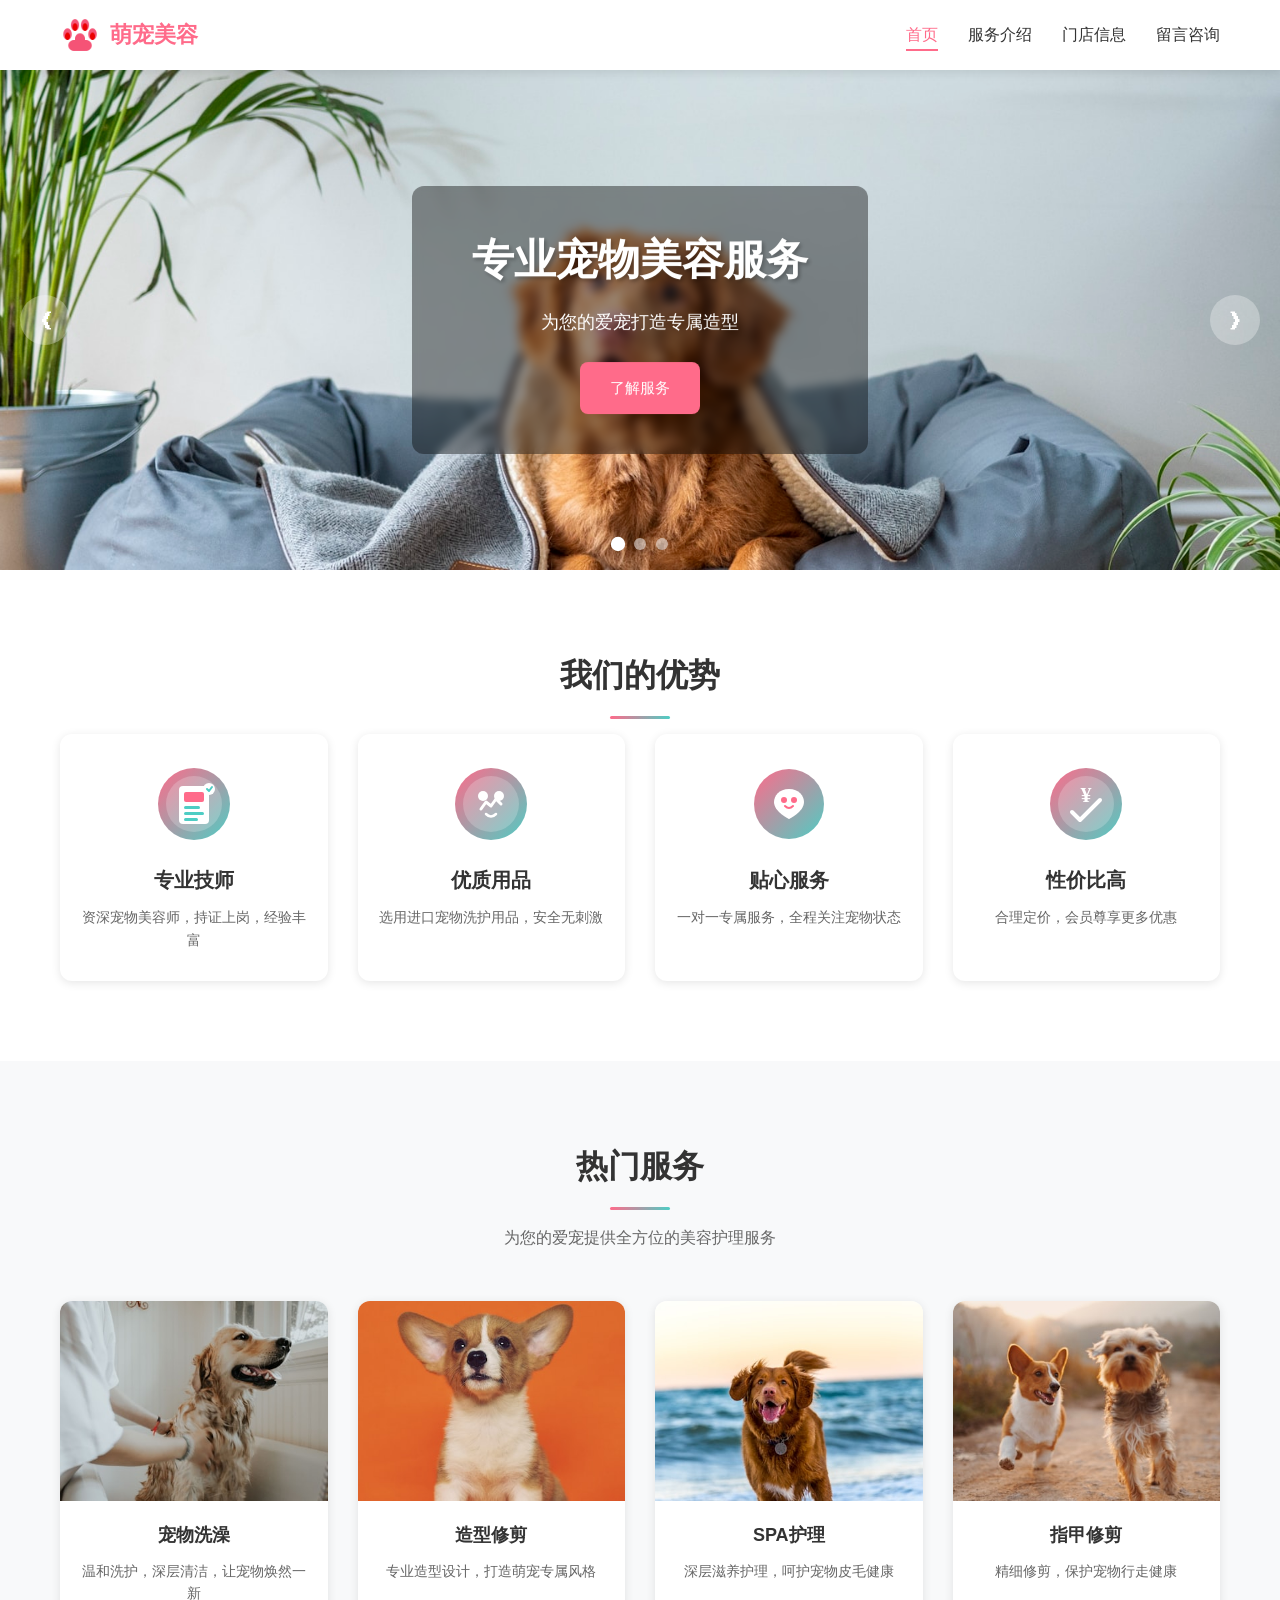
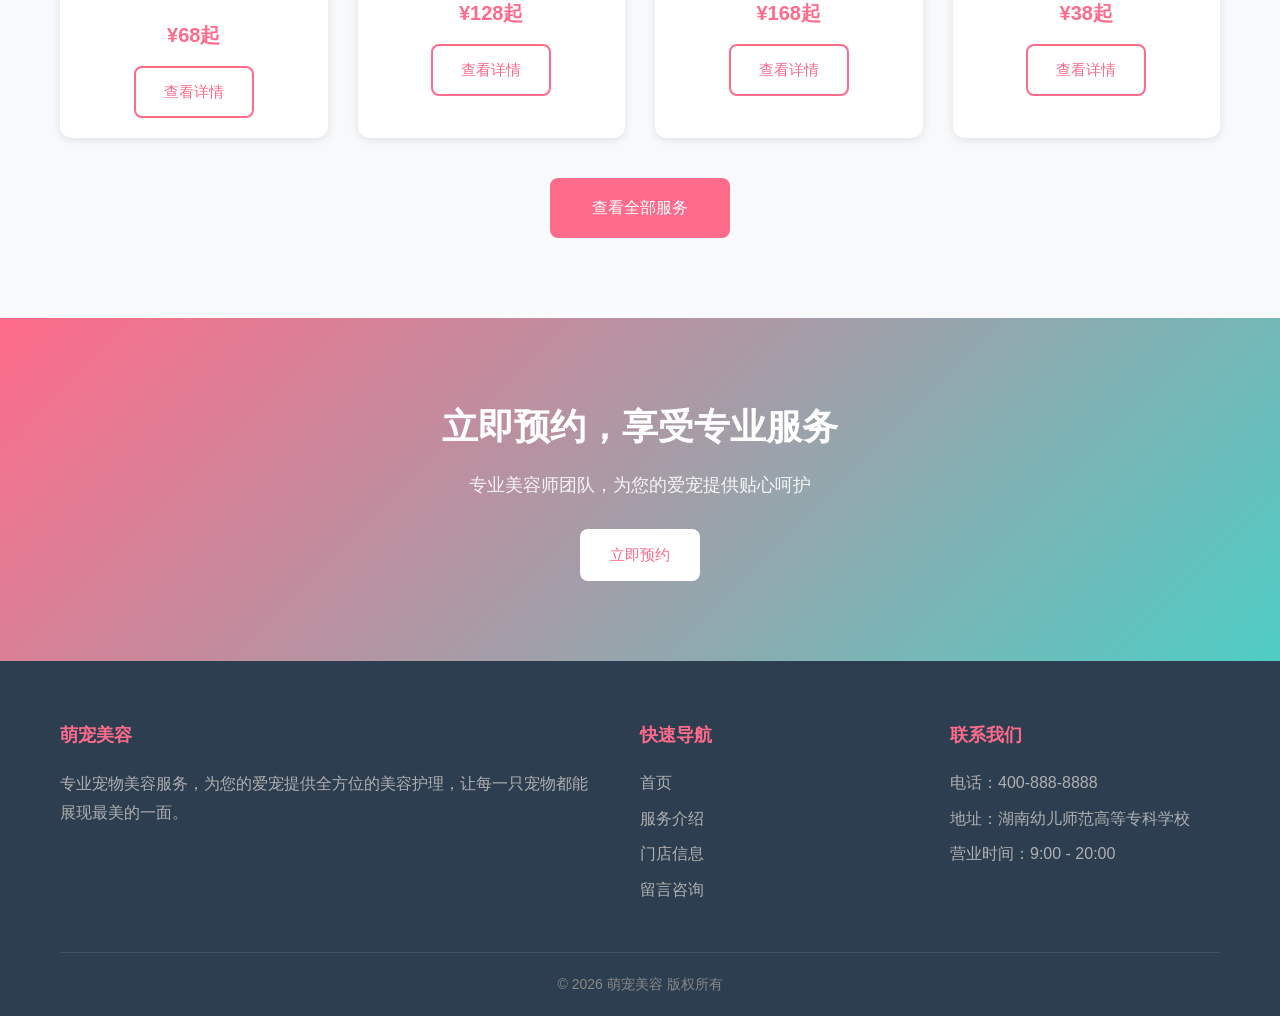
<file: index.html>
<!DOCTYPE html>
<!--
  index.html - 首页
  内容：轮播图、服务速览、门店信息入口
  引入样式：style.css（全局）/ responsive.css（响应式）
  引入脚本：main.js（导航）/ carousel.js（轮播图）
-->
<html lang="zh-CN">
<head>
    <meta charset="UTF-8">
    <meta name="viewport" content="width=device-width, initial-scale=1.0">
    <meta name="description" content="专业宠物美容服务 - 为您的爱宠提供专业、贴心的美容护理">
    <title>萌宠美容 - 专业宠物美容服务</title>
    <link rel="stylesheet" href="css/style.css">
    <link rel="stylesheet" href="css/responsive.css">
</head>
<body>
    <!-- 导航栏 -->
    <header class="header">
        <div class="container">
            <div class="logo">
                <a href="index.html">
                    <img src="images/04.png" alt="萌宠美容">
                    <span class="logo-text">萌宠美容</span>
                </a>
            </div>
            <nav class="nav">
                <ul class="nav-list">
                    <li><a href="index.html" class="active">首页</a></li>
                    <li><a href="service.html">服务介绍</a></li>
                    <li><a href="store.html">门店信息</a></li>
                    <li><a href="message.html">留言咨询</a></li>
                </ul>
                <button class="nav-toggle" aria-label="切换导航菜单">
                    <span></span>
                    <span></span>
                    <span></span>
                </button>
            </nav>
        </div>
    </header>
    <!-- /导航栏 -->

    <main>
        <!-- 轮播图 -->
        <section class="hero-carousel">
            <div class="carousel-container">
                <div class="carousel-slide active">
                    <img src="images/banner/01.jpg" alt="专业宠物美容服务">
                    <div class="carousel-content">
                        <h2>专业宠物美容服务</h2>
                        <p>为您的爱宠打造专属造型</p>
                        <a href="service.html" class="btn btn-primary">了解服务</a>
                    </div>
                </div>
                <div class="carousel-slide">
                    <img src="images/banner/02.jpg" alt="温馨舒适的环境">
                    <div class="carousel-content">
                        <h2>温馨舒适的环境</h2>
                        <p>让宠物享受放松的美容体验</p>
                        <a href="store.html" class="btn btn-primary">参观门店</a>
                    </div>
                </div>
                <div class="carousel-slide">
                    <img src="images/banner/03.jpg" alt="资深美容师团队">
                    <div class="carousel-content">
                        <h2>资深美容师团队</h2>
                        <p>专业技师，贴心服务</p>
                        <a href="message.html" class="btn btn-primary">立即预约</a>
                    </div>
                </div>
                <button class="carousel-btn carousel-prev" aria-label="上一张">&#10094;</button>
                <button class="carousel-btn carousel-next" aria-label="下一张">&#10095;</button>
                <div class="carousel-dots">
                    <span class="dot active" data-index="0"></span>
                    <span class="dot" data-index="1"></span>
                    <span class="dot" data-index="2"></span>
                </div>
            </div>
        </section>
        <!-- /轮播图 -->

        <section class="advantages section-padding">
            <div class="container">
                <h2 class="section-title">我们的优势</h2>
                <div class="advantages-grid">
                    <div class="advantage-card">
                        <div class="advantage-icon">
                            <img src="images/icons/1.svg" alt="专业技师">
                        </div>
                        <h3>专业技师</h3>
                        <p>资深宠物美容师，持证上岗，经验丰富</p>
                    </div>
                    <div class="advantage-card">
                        <div class="advantage-icon">
                            <img src="images/icons/2.svg" alt="优质用品">
                        </div>
                        <h3>优质用品</h3>
                        <p>选用进口宠物洗护用品，安全无刺激</p>
                    </div>
                    <div class="advantage-card">
                        <div class="advantage-icon">
                            <img src="images/icons/3.svg" alt="贴心服务">
                        </div>
                        <h3>贴心服务</h3>
                        <p>一对一专属服务，全程关注宠物状态</p>
                    </div>
                    <div class="advantage-card">
                        <div class="advantage-icon">
                            <img src="images/icons/4.svg" alt="性价比高">
                        </div>
                        <h3>性价比高</h3>
                        <p>合理定价，会员尊享更多优惠</p>
                    </div>
                </div>
            </div>
        </section>

        <section class="hot-services section-padding bg-light">
            <div class="container">
                <h2 class="section-title">热门服务</h2>
                <p class="section-subtitle">为您的爱宠提供全方位的美容护理服务</p>
                <div class="services-grid">
                    <div class="service-card">
                        <div class="service-image">
                            <img src="images/1.jpg" alt="宠物洗澡">
                        </div>
                        <div class="service-info">
                            <h3>宠物洗澡</h3>
                            <p>温和洗护，深层清洁，让宠物焕然一新</p>
                            <span class="service-price">¥68起</span>
                            <a href="service-detail.html?type=bath" class="btn btn-outline">查看详情</a>
                        </div>
                    </div>
                    <div class="service-card">
                        <div class="service-image">
                            <img src="images/2.jpg" alt="造型修剪">
                        </div>
                        <div class="service-info">
                            <h3>造型修剪</h3>
                            <p>专业造型设计，打造萌宠专属风格</p>
                            <span class="service-price">¥128起</span>
                            <a href="service-detail.html?type=styling" class="btn btn-outline">查看详情</a>
                        </div>
                    </div>
                    <div class="service-card">
                        <div class="service-image">
                            <img src="images/3.jpg" alt="SPA护理">
                        </div>
                        <div class="service-info">
                            <h3>SPA护理</h3>
                            <p>深层滋养护理，呵护宠物皮毛健康</p>
                            <span class="service-price">¥168起</span>
                            <a href="service-detail.html?type=spa" class="btn btn-outline">查看详情</a>
                        </div>
                    </div>
                    <div class="service-card">
                        <div class="service-image">
                            <img src="images/4.jpg" alt="指甲修剪">
                        </div>
                        <div class="service-info">
                            <h3>指甲修剪</h3>
                            <p>精细修剪，保护宠物行走健康</p>
                            <span class="service-price">¥38起</span>
                            <a href="service-detail.html?type=nail" class="btn btn-outline">查看详情</a>
                        </div>
                    </div>
                </div>
                <div class="text-center">
                    <a href="service.html" class="btn btn-primary btn-large">查看全部服务</a>
                </div>
            </div>
        </section>

        <section class="cta section-padding">
            <div class="container">
                <div class="cta-content">
                    <h2>立即预约，享受专业服务</h2>
                    <p>专业美容师团队，为您的爱宠提供贴心呵护</p>
                    <a href="message.html" class="btn btn-white">立即预约</a>
                </div>
            </div>
        </section>
    </main>

    <footer class="footer">
        <div class="container">
            <div class="footer-grid">
                <div class="footer-about">
                    <h3>萌宠美容</h3>
                    <p>专业宠物美容服务，为您的爱宠提供全方位的美容护理，让每一只宠物都能展现最美的一面。</p>
                </div>
                <div class="footer-links">
                    <h3>快速导航</h3>
                    <ul>
                        <li><a href="index.html">首页</a></li>
                        <li><a href="service.html">服务介绍</a></li>
                        <li><a href="store.html">门店信息</a></li>
                        <li><a href="message.html">留言咨询</a></li>
                    </ul>
                </div>
                <div class="footer-contact">
                    <h3>联系我们</h3>
                    <p>电话：400-888-8888</p>
                    <p>地址：湖南幼儿师范高等专科学校</p>
                    <p>营业时间：9:00 - 20:00</p>
                </div>
            </div>
            <div class="footer-bottom">
                <p>&copy; 2026 萌宠美容 版权所有</p>
            </div>
        </div>
    </footer>

    <script src="js/main.js"></script>
    <script src="js/carousel.js"></script>
</body>
</html>
</file>
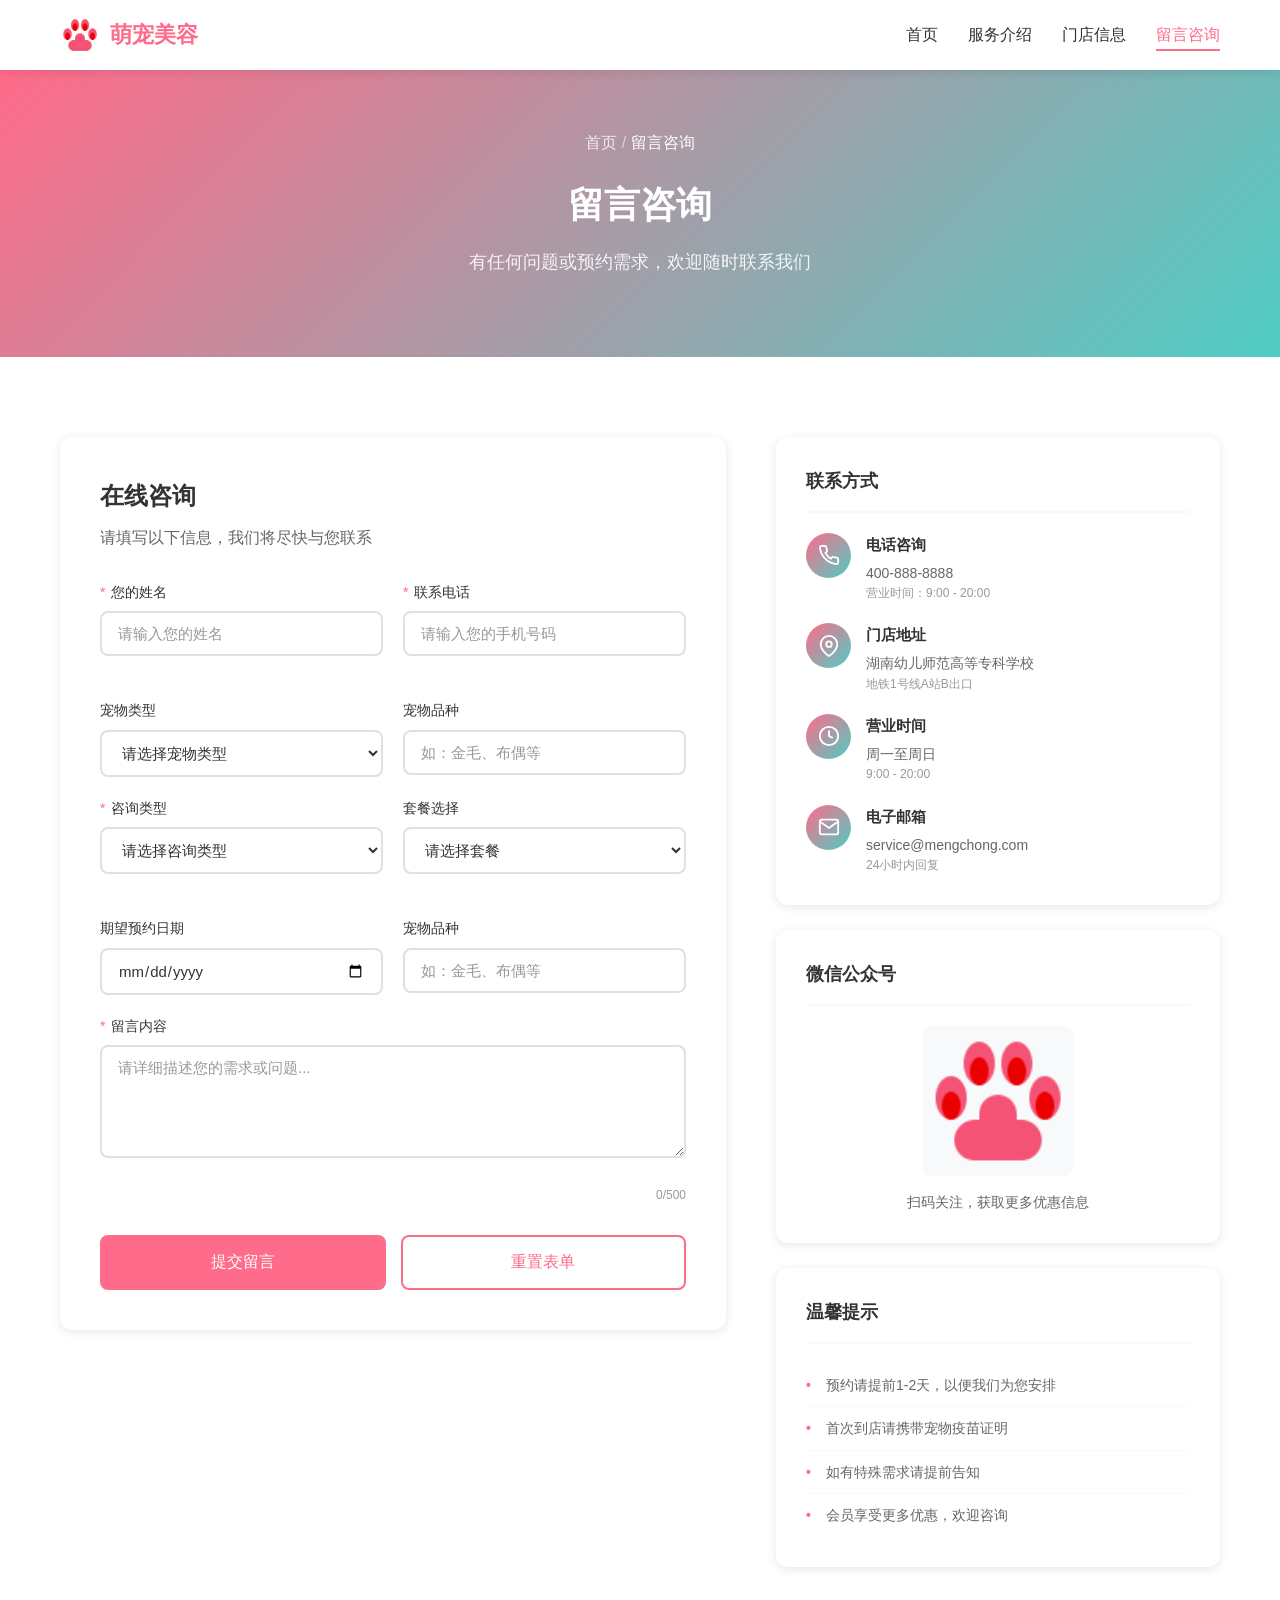
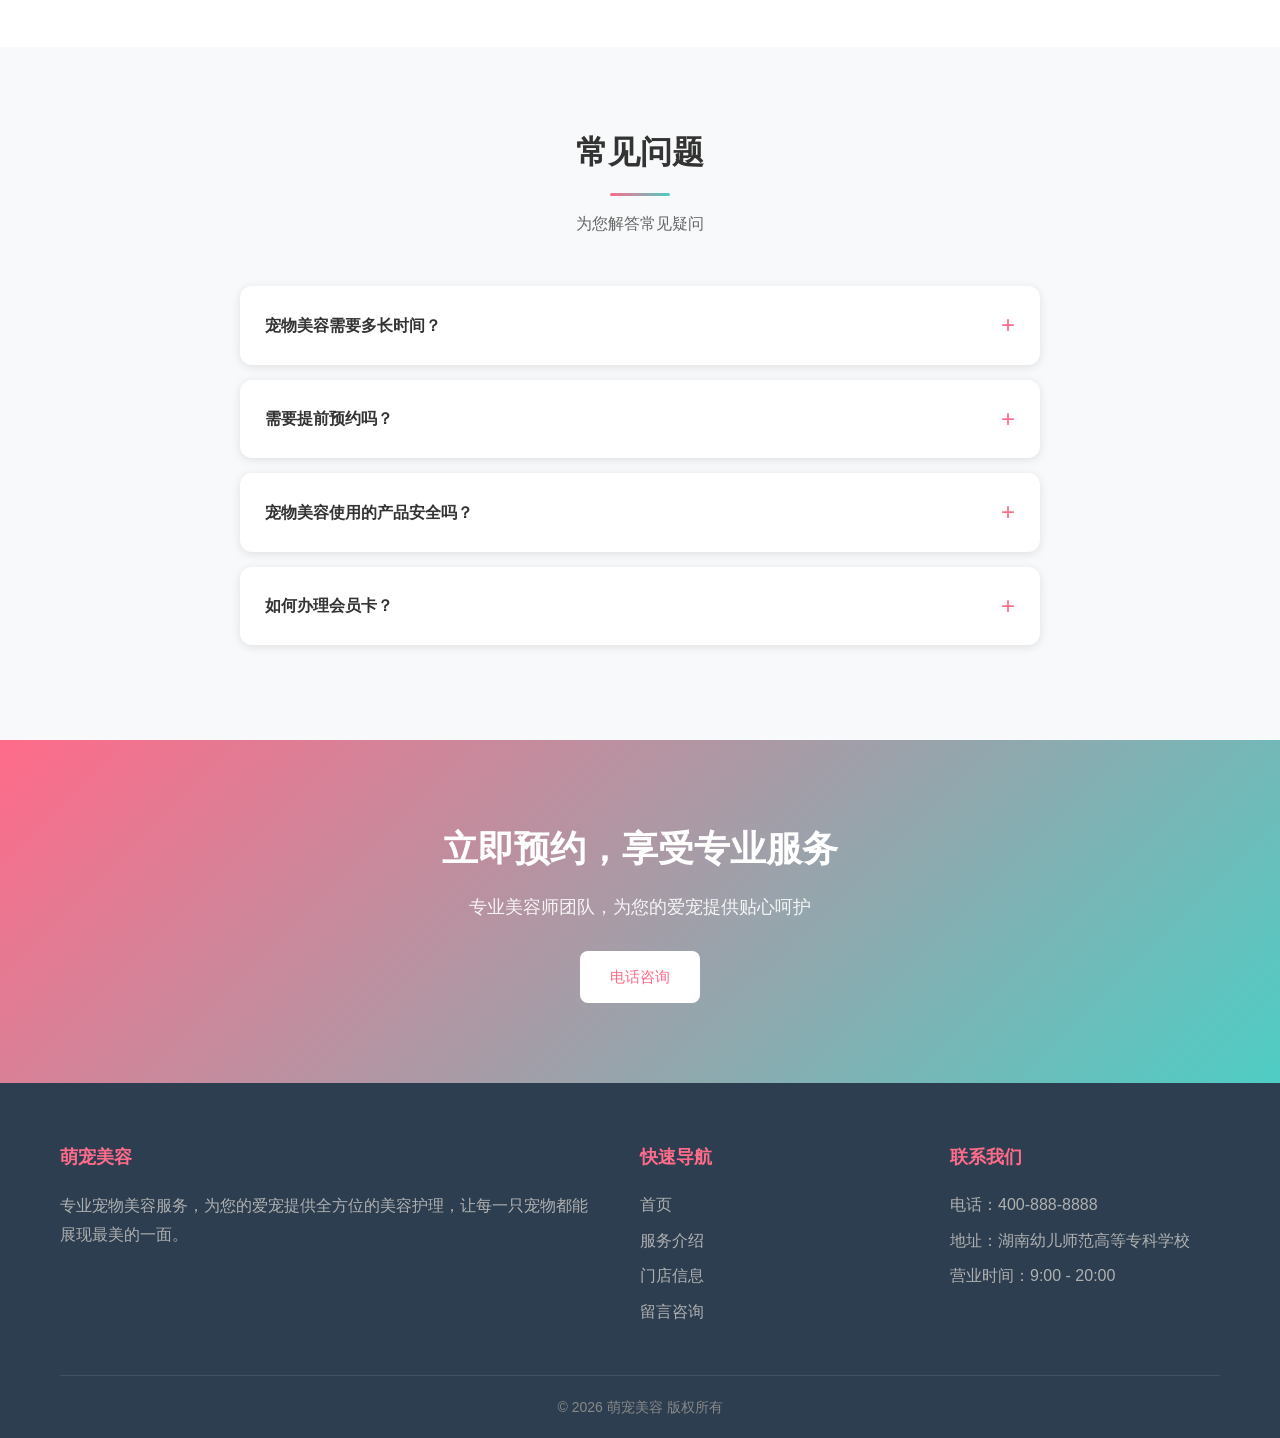
<file: message.html>
<!DOCTYPE html>
<!--
  message.html - 留言咨询/预约页
  内容：留言表单（姓名、手机、咨询类型、套餐、日期、留言）、FAQ 手风琴、成功弹窗
  说明：表单验证与提交逻辑见 form.js；URL 参数（?package=&service=）可自动预选套餐
  引入样式：style.css（全局）/ responsive.css（响应式）/ message.css（本页）
  引入脚本：main.js（导航）/ form.js（表单验证与交互）
-->
<html lang="zh-CN">
<head>
    <meta charset="UTF-8">
    <meta name="viewport" content="width=device-width, initial-scale=1.0">
    <meta name="description" content="萌宠美容 - 留言咨询">
    <title>留言咨询 - 萌宠美容</title>
    <link rel="stylesheet" href="css/style.css">
    <link rel="stylesheet" href="css/responsive.css">
    <link rel="stylesheet" href="css/message.css">
</head>
<body>
    <header class="header">
        <div class="container">
            <div class="logo">
                <a href="index.html">
                    <img src="images/04.png" alt="萌宠美容">
                    <span class="logo-text">萌宠美容</span>
                </a>
            </div>
            <nav class="nav">
                <ul class="nav-list">
                    <li><a href="index.html">首页</a></li>
                    <li><a href="service.html">服务介绍</a></li>
                    <li><a href="store.html">门店信息</a></li>
                    <li><a href="message.html" class="active">留言咨询</a></li>
                </ul>
                <button class="nav-toggle" aria-label="切换导航菜单">
                    <span></span>
                    <span></span>
                    <span></span>
                </button>
            </nav>
        </div>
    </header>

    <main>
        <section class="page-hero">
            <div class="container">
                <div class="breadcrumb">
                    <a href="index.html">首页</a>
                    <span>/</span>
                    <span class="current">留言咨询</span>
                </div>
                <h1 class="page-title">留言咨询</h1>
                <p class="page-subtitle">有任何问题或预约需求，欢迎随时联系我们</p>
            </div>
        </section>

        <section class="message-section section-padding">
            <div class="container">
                <div class="message-grid">
                    <div class="message-form-wrapper">
                        <h2 class="form-title">在线咨询</h2>
                        <p class="form-desc">请填写以下信息，我们将尽快与您联系</p>
                        
                        <form id="message-form" class="message-form">
                            <div class="package-notice" id="package-notice">
                                <div class="package-notice-icon">
                                    <svg viewBox="0 0 24 24" fill="none" stroke="currentColor" stroke-width="2">
                                        <path d="M22 11.08V12a10 10 0 1 1-5.93-9.14"/>
                                        <polyline points="22 4 12 14.01 9 11.01"/>
                                    </svg>
                                </div>
                                <div class="package-notice-content">
                                    <h4>已选择套餐：<span id="selected-package-name"></span></h4>
                                    <p>请填写以下信息完成预约</p>
                                </div>
                                <button type="button" class="package-notice-close" onclick="closePackageNotice()">&times;</button>
                            </div>

                            <div class="form-row">
                                <div class="form-group">
                                    <label for="name" class="form-label">
                                        <span class="required">*</span> 您的姓名
                                    </label>
                                    <input type="text" id="name" name="name" class="form-input" placeholder="请输入您的姓名" required>
                                    <span class="error-message" id="name-error"></span>
                                </div>
                                <div class="form-group">
                                    <label for="phone" class="form-label">
                                        <span class="required">*</span> 联系电话
                                    </label>
                                    <input type="tel" id="phone" name="phone" class="form-input" placeholder="请输入您的手机号码" required>
                                    <span class="error-message" id="phone-error"></span>
                                </div>
                            </div>

                            <div class="form-row">
                                <div class="form-group">
                                    <label for="pet-type" class="form-label">宠物类型</label>
                                    <select id="pet-type" name="pet-type" class="form-select">
                                        <option value="">请选择宠物类型</option>
                                        <option value="dog">狗狗</option>
                                        <option value="cat">猫咪</option>
                                        <option value="other">其他</option>
                                    </select>
                                </div>
                                <div class="form-group">
                                    <label for="pet-breed" class="form-label">宠物品种</label>
                                    <input type="text" id="pet-breed" name="pet-breed" class="form-input" placeholder="如：金毛、布偶等">
                                </div>
                            </div>

                            <div class="form-row">
                                <div class="form-group">
                                    <label for="service-type" class="form-label">
                                        <span class="required">*</span> 咨询类型
                                    </label>
                                    <select id="service-type" name="service-type" class="form-select" required>
                                        <option value="">请选择咨询类型</option>
                                        <option value="bath">宠物洗澡</option>
                                        <option value="styling">造型修剪</option>
                                        <option value="spa">SPA护理</option>
                                        <option value="nail">指甲修剪</option>
                                        <option value="other">其他咨询</option>
                                    </select>
                                    <span class="error-message" id="service-type-error"></span>
                                </div>
                                <div class="form-group">
                                    <label for="package" class="form-label">套餐选择</label>
                                    <select id="package" name="package" class="form-select">
                                        <option value="">请选择套餐</option>
                                        <option value="basic">基础套餐 - ¥68</option>
                                        <option value="standard">标准套餐 - ¥128</option>
                                        <option value="premium">尊享套餐 - ¥198</option>
                                    </select>
                                </div>
                            </div>

                            <div class="form-row">
                                <div class="form-group">
                                    <label for="appointment-date" class="form-label">期望预约日期</label>
                                    <input type="date" id="appointment-date" name="appointment-date" class="form-input">
                                </div>
                                <div class="form-group">
                                    <label for="pet-breed" class="form-label">宠物品种</label>
                                    <input type="text" id="pet-breed" name="pet-breed" class="form-input" placeholder="如：金毛、布偶等">
                                </div>
                            </div>

                            <div class="form-group full-width">
                                <label for="message" class="form-label">
                                    <span class="required">*</span> 留言内容
                                </label>
                                <textarea id="message" name="message" class="form-textarea" rows="5" placeholder="请详细描述您的需求或问题..." required></textarea>
                                <span class="error-message" id="message-error"></span>
                                <span class="char-count"><span id="char-count">0</span>/500</span>
                            </div>

                            <div class="form-actions">
                                <button type="submit" class="btn btn-primary btn-large">
                                    <span class="btn-text">提交留言</span>
                                    <span class="btn-loading" style="display: none;">提交中...</span>
                                </button>
                                <button type="reset" class="btn btn-outline btn-large">重置表单</button>
                            </div>
                        </form>
                    </div>

                    <div class="contact-info-wrapper">
                        <div class="contact-card">
                            <h3 class="contact-title">联系方式</h3>
                            <div class="contact-list">
                                <div class="contact-item">
                                    <div class="contact-icon">
                                        <svg viewBox="0 0 24 24" fill="none" stroke="currentColor" stroke-width="2">
                                            <path d="M22 16.92v3a2 2 0 0 1-2.18 2 19.79 19.79 0 0 1-8.63-3.07 19.5 19.5 0 0 1-6-6 19.79 19.79 0 0 1-3.07-8.67A2 2 0 0 1 4.11 2h3a2 2 0 0 1 2 1.72 12.84 12.84 0 0 0 .7 2.81 2 2 0 0 1-.45 2.11L8.09 9.91a16 16 0 0 0 6 6l1.27-1.27a2 2 0 0 1 2.11-.45 12.84 12.84 0 0 0 2.81.7A2 2 0 0 1 22 16.92z"/>
                                        </svg>
                                    </div>
                                    <div class="contact-content">
                                        <h4>电话咨询</h4>
                                        <p>400-888-8888</p>
                                        <p class="contact-time">营业时间：9:00 - 20:00</p>
                                    </div>
                                </div>
                                <div class="contact-item">
                                    <div class="contact-icon">
                                        <svg viewBox="0 0 24 24" fill="none" stroke="currentColor" stroke-width="2">
                                            <path d="M21 10c0 7-9 13-9 13s-9-6-9-13a9 9 0 0 1 18 0z"/>
                                            <circle cx="12" cy="10" r="3"/>
                                        </svg>
                                    </div>
                                    <div class="contact-content">
                                        <h4>门店地址</h4>
                                        <p>湖南幼儿师范高等专科学校</p>
                                        <p class="contact-time">地铁1号线A站B出口</p>
                                    </div>
                                </div>
                                <div class="contact-item">
                                    <div class="contact-icon">
                                        <svg viewBox="0 0 24 24" fill="none" stroke="currentColor" stroke-width="2">
                                            <circle cx="12" cy="12" r="10"/>
                                            <polyline points="12 6 12 12 16 14"/>
                                        </svg>
                                    </div>
                                    <div class="contact-content">
                                        <h4>营业时间</h4>
                                        <p>周一至周日</p>
                                        <p class="contact-time">9:00 - 20:00</p>
                                    </div>
                                </div>
                                <div class="contact-item">
                                    <div class="contact-icon">
                                        <svg viewBox="0 0 24 24" fill="none" stroke="currentColor" stroke-width="2">
                                            <path d="M4 4h16c1.1 0 2 .9 2 2v12c0 1.1-.9 2-2 2H4c-1.1 0-2-.9-2-2V6c0-1.1.9-2 2-2z"/>
                                            <polyline points="22,6 12,13 2,6"/>
                                        </svg>
                                    </div>
                                    <div class="contact-content">
                                        <h4>电子邮箱</h4>
                                        <p>service@mengchong.com</p>
                                        <p class="contact-time">24小时内回复</p>
                                    </div>
                                </div>
                            </div>
                        </div>

                        <div class="wechat-card">
                            <h3 class="contact-title">微信公众号</h3>
                            <div class="wechat-content">
                                <div class="wechat-qrcode">
                                    <img src="images/04.png" alt="微信公众号二维码">
                                </div>
                                <p>扫码关注，获取更多优惠信息</p>
                            </div>
                        </div>

                        <div class="tips-card">
                            <h3 class="contact-title">温馨提示</h3>
                            <ul class="tips-list">
                                <li>预约请提前1-2天，以便我们为您安排</li>
                                <li>首次到店请携带宠物疫苗证明</li>
                                <li>如有特殊需求请提前告知</li>
                                <li>会员享受更多优惠，欢迎咨询</li>
                            </ul>
                        </div>
                    </div>
                </div>
            </div>
        </section>

        <section class="faq-section section-padding bg-light">
            <div class="container">
                <h2 class="section-title">常见问题</h2>
                <p class="section-subtitle">为您解答常见疑问</p>
                <div class="faq-list">
                    <div class="faq-item">
                        <div class="faq-question">
                            <h3>宠物美容需要多长时间？</h3>
                            <span class="faq-toggle">+</span>
                        </div>
                        <div class="faq-answer">
                            <p>根据服务类型不同，时间也有所差异。基础洗澡约60分钟，造型修剪约90分钟，SPA护理约120分钟。具体时间会根据宠物的体型和毛发状况有所调整。</p>
                        </div>
                    </div>
                    <div class="faq-item">
                        <div class="faq-question">
                            <h3>需要提前预约吗？</h3>
                            <span class="faq-toggle">+</span>
                        </div>
                        <div class="faq-answer">
                            <p>建议提前1-2天预约，这样可以确保为您安排合适的美容师和时间段。周末和节假日建议提前更多时间预约。</p>
                        </div>
                    </div>
                    <div class="faq-item">
                        <div class="faq-question">
                            <h3>宠物美容使用的产品安全吗？</h3>
                            <span class="faq-toggle">+</span>
                        </div>
                        <div class="faq-answer">
                            <p>我们使用的所有洗护产品均为进口天然成分，经过严格的安全检测，对宠物皮肤温和无刺激。如有特殊过敏情况，请提前告知我们。</p>
                        </div>
                    </div>
                    <div class="faq-item">
                        <div class="faq-question">
                            <h3>如何办理会员卡？</h3>
                            <span class="faq-toggle">+</span>
                        </div>
                        <div class="faq-answer">
                            <p>您可以在门店前台或通过电话办理会员卡。会员卡分为银卡、金卡和钻石卡，不同等级享受不同折扣和专属服务。首次消费即可办理。</p>
                        </div>
                    </div>
                </div>
            </div>
        </section>

        <section class="cta section-padding">
            <div class="container">
                <div class="cta-content">
                    <h2>立即预约，享受专业服务</h2>
                    <p>专业美容师团队，为您的爱宠提供贴心呵护</p>
                    <a href="tel:400-888-8888" class="btn btn-white">电话咨询</a>
                </div>
            </div>
        </section>
    </main>

    <footer class="footer">
        <div class="container">
            <div class="footer-grid">
                <div class="footer-about">
                    <h3>萌宠美容</h3>
                    <p>专业宠物美容服务，为您的爱宠提供全方位的美容护理，让每一只宠物都能展现最美的一面。</p>
                </div>
                <div class="footer-links">
                    <h3>快速导航</h3>
                    <ul>
                        <li><a href="index.html">首页</a></li>
                        <li><a href="service.html">服务介绍</a></li>
                        <li><a href="store.html">门店信息</a></li>
                        <li><a href="message.html">留言咨询</a></li>
                    </ul>
                </div>
                <div class="footer-contact">
                    <h3>联系我们</h3>
                    <p>电话：400-888-8888</p>
                    <p>地址：湖南幼儿师范高等专科学校</p>
                    <p>营业时间：9:00 - 20:00</p>
                </div>
            </div>
            <div class="footer-bottom">
                <p>&copy; 2026 萌宠美容 版权所有</p>
            </div>
        </div>
    </footer>

    <div class="modal-overlay" id="success-modal">
        <div class="modal-content">
            <div class="modal-icon">
                <svg viewBox="0 0 24 24" fill="none" stroke="currentColor" stroke-width="2">
                    <path d="M22 11.08V12a10 10 0 1 1-5.93-9.14"/>
                    <polyline points="22 4 12 14.01 9 11.01"/>
                </svg>
            </div>
            <h3>提交成功！</h3>
            <p>感谢您的留言，我们会尽快与您联系。</p>
            <button class="btn btn-primary" onclick="closeModal()">确定</button>
        </div>
    </div>

    <script src="js/main.js"></script>
    <script src="js/form.js"></script>
</body>
</html>
</file>
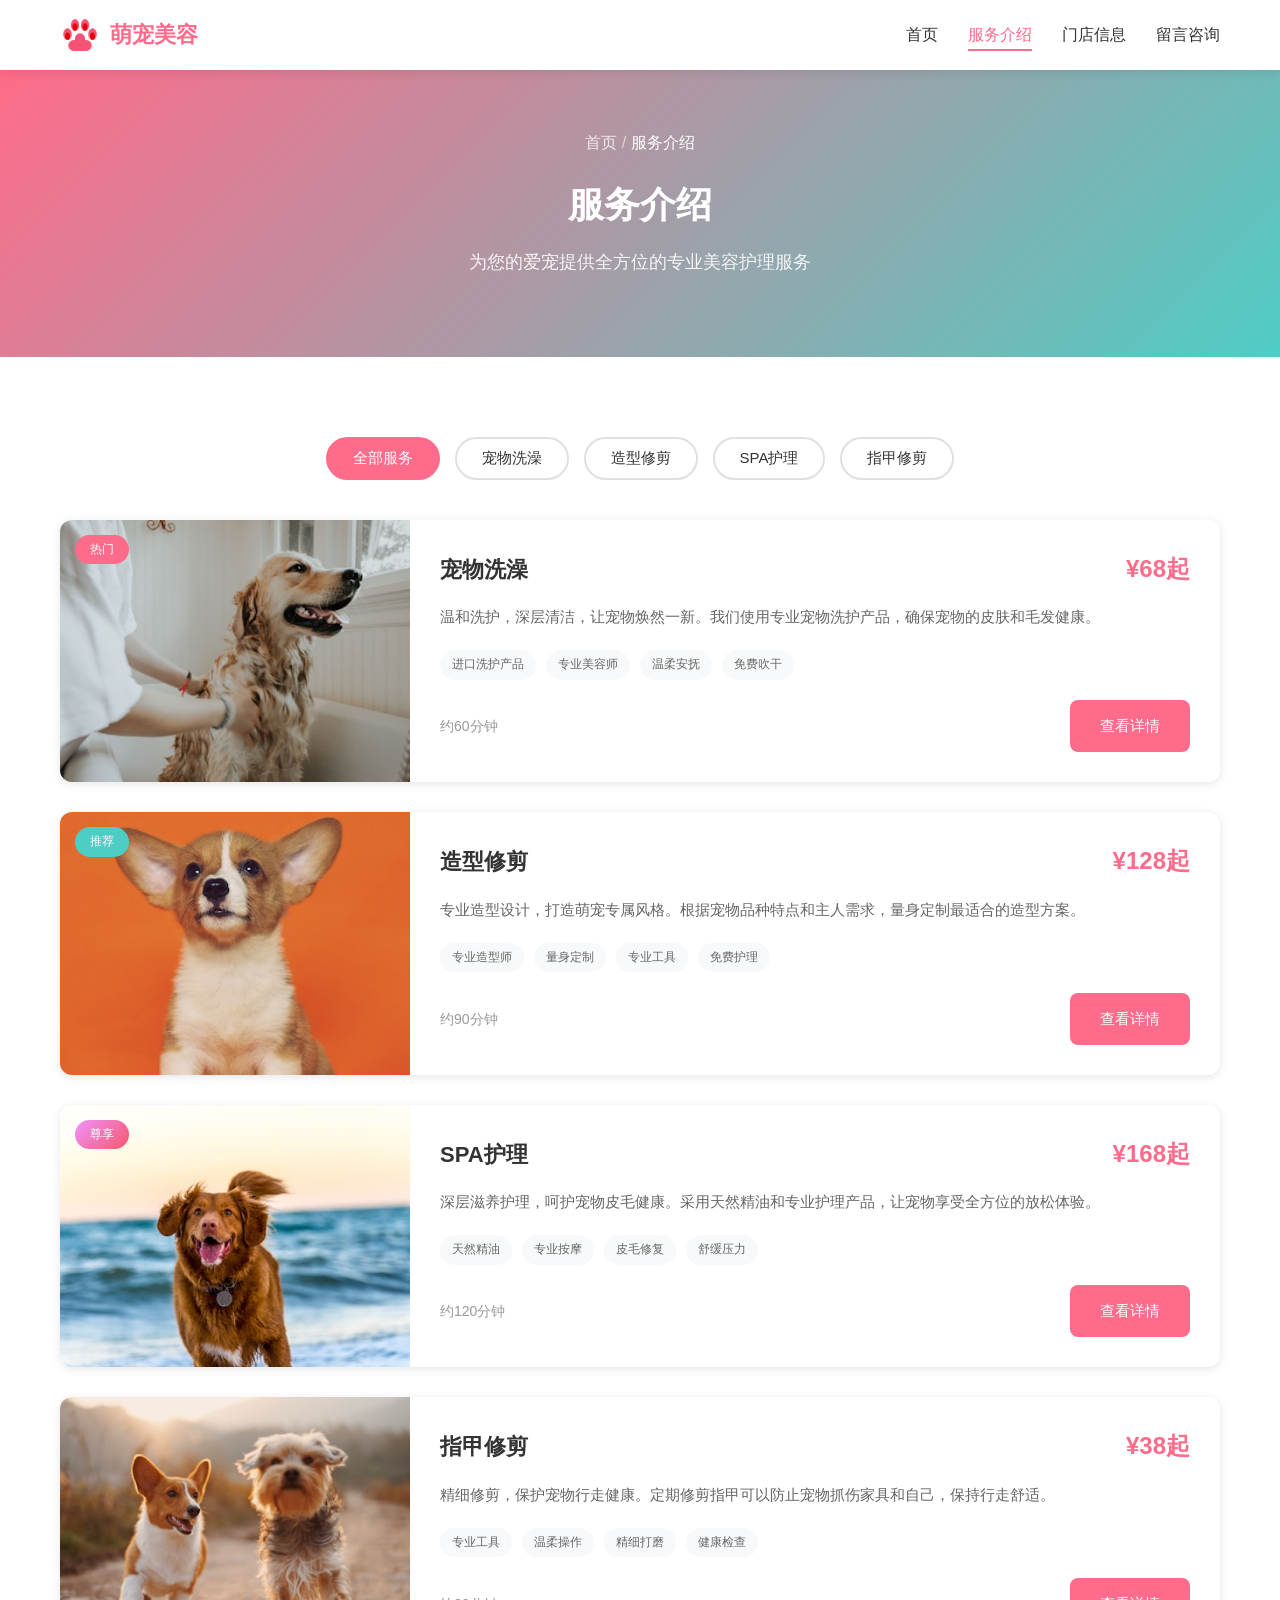
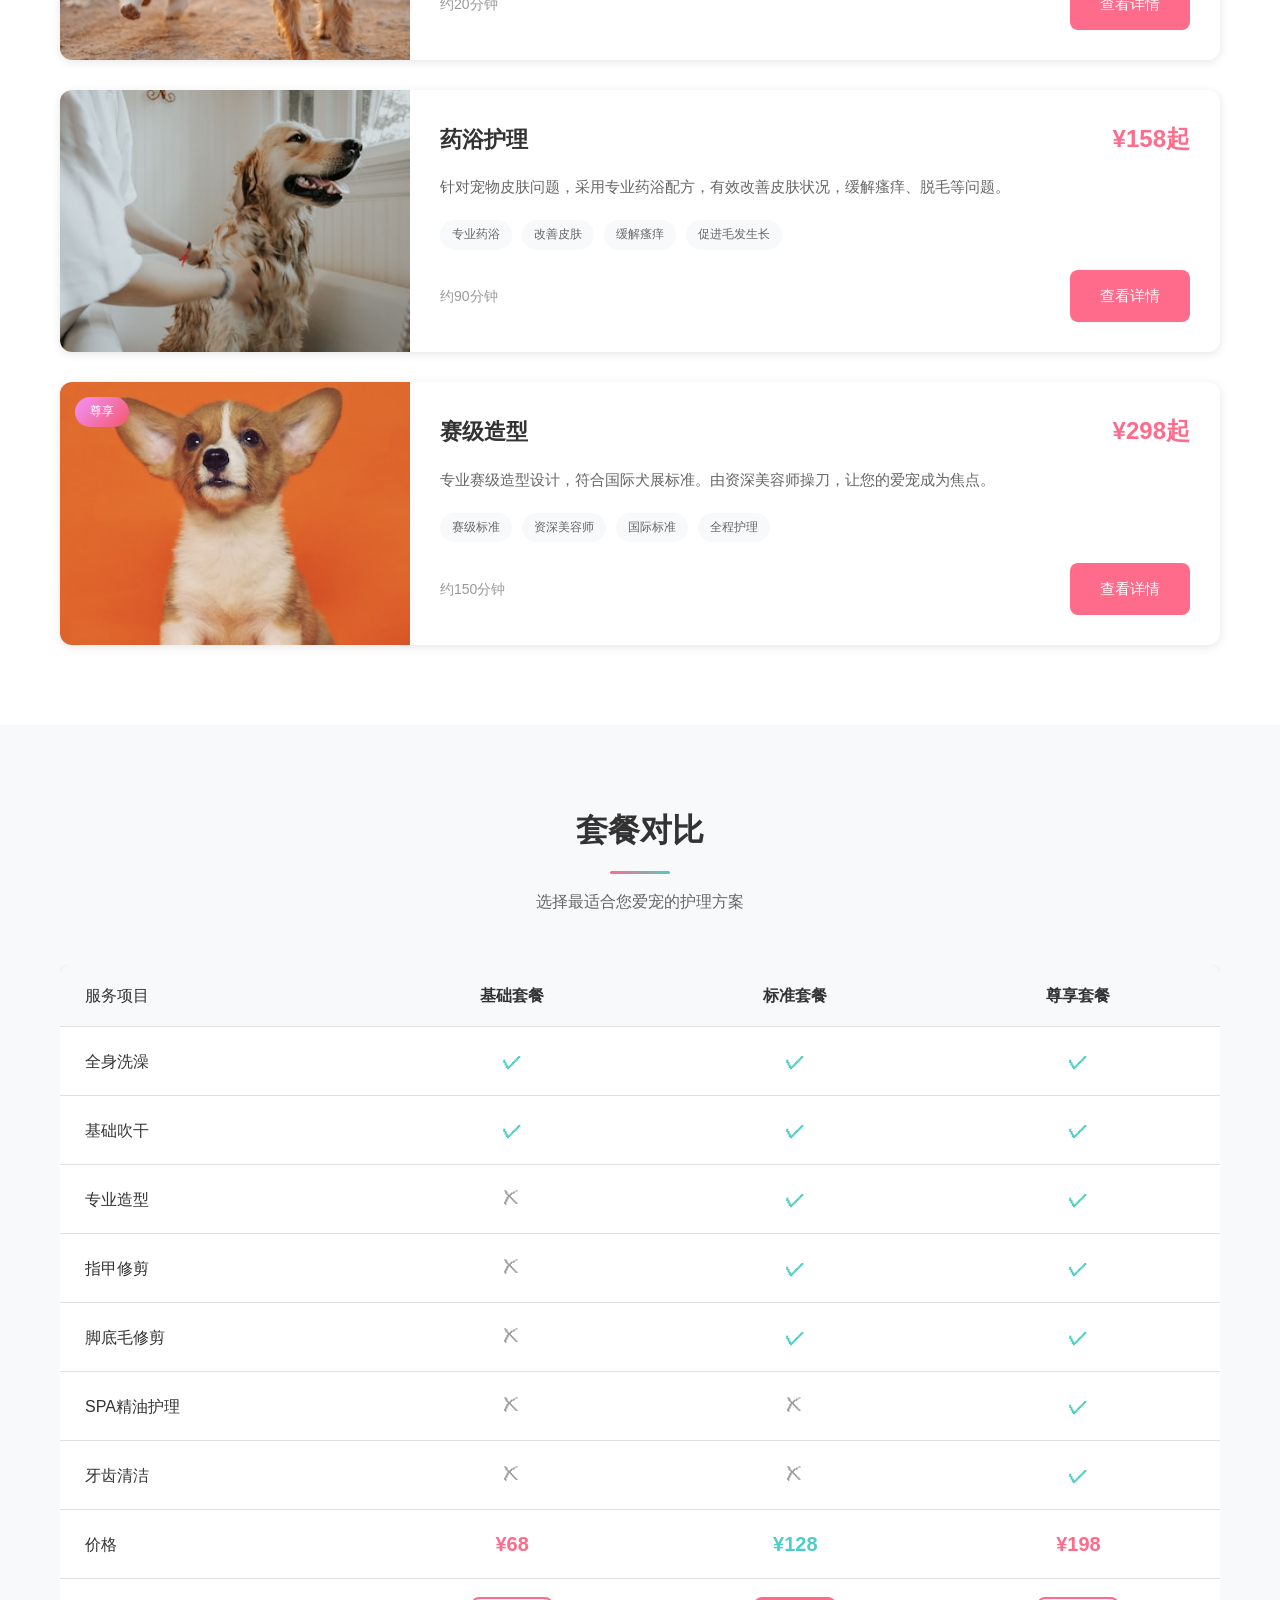
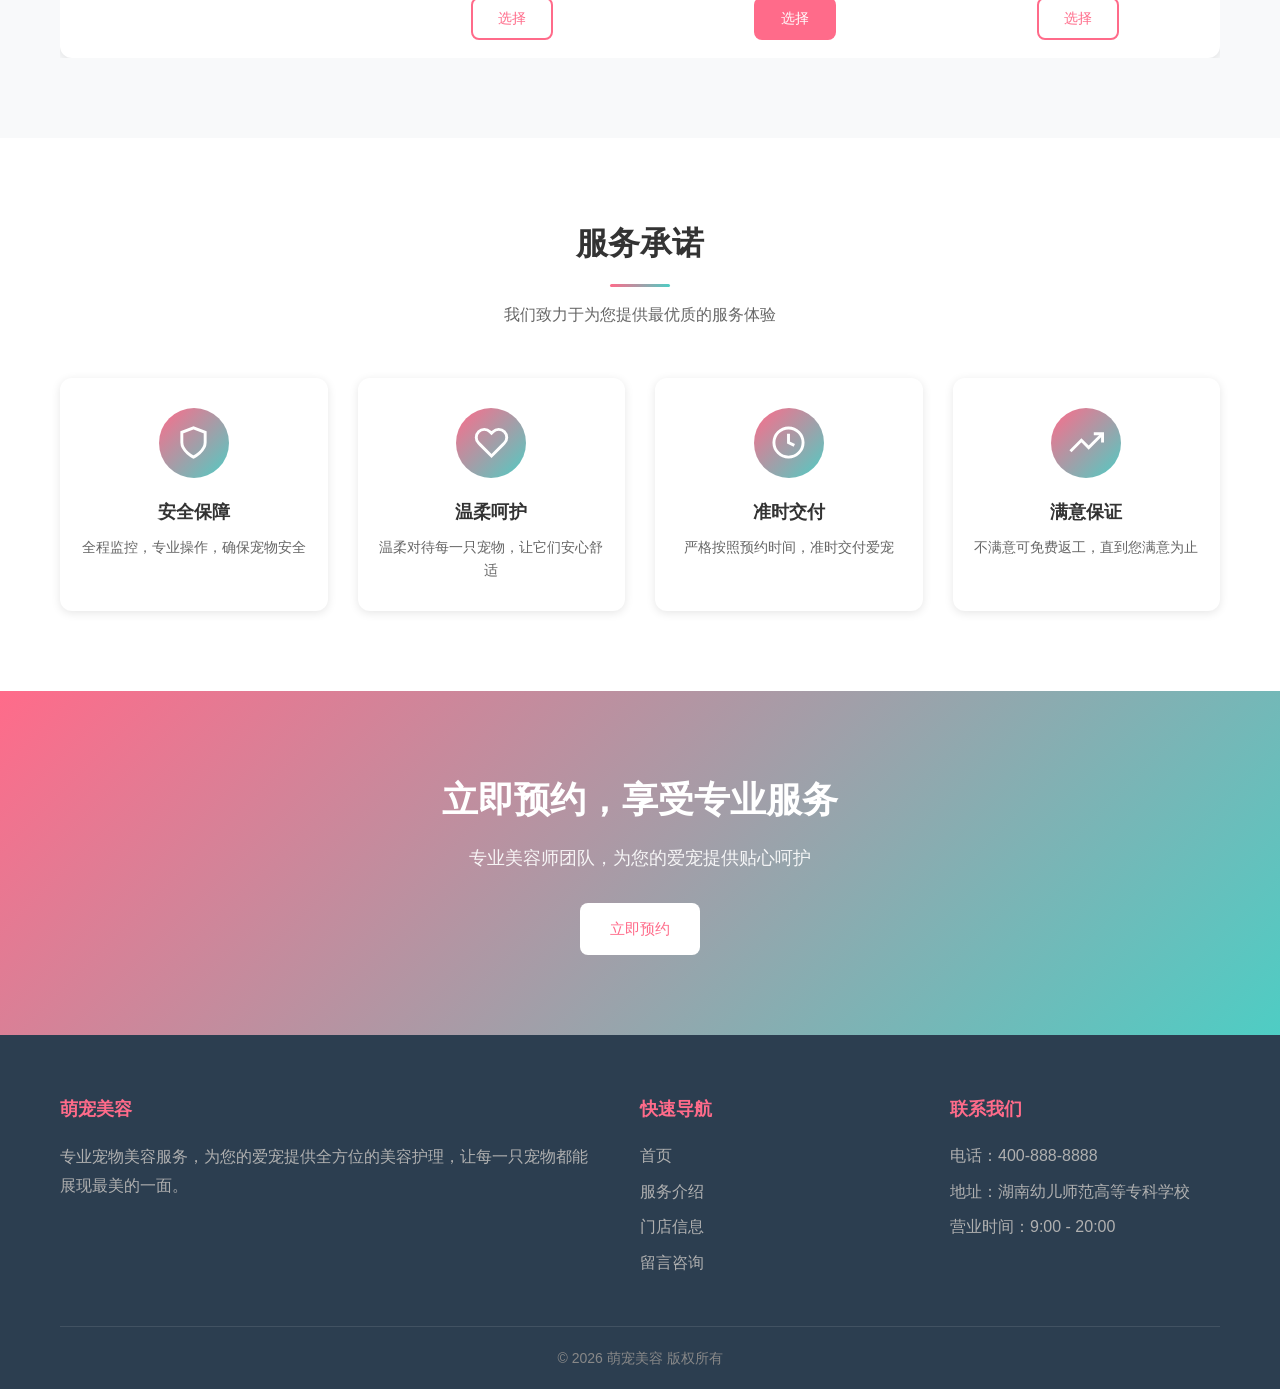
<file: service.html>
<!DOCTYPE html>
<!--
  service.html - 服务介绍页
  内容：服务分类标签筛选、服务项目卡片列表
  引入样式：style.css（全局）/ responsive.css（响应式）/ service.css（本页）
  引入脚本：main.js（导航）/ service.js（标签筛选）
-->
<html lang="zh-CN">
<head>
    <meta charset="UTF-8">
    <meta name="viewport" content="width=device-width, initial-scale=1.0">
    <meta name="description" content="萌宠美容 - 服务介绍">
    <title>服务介绍 - 萌宠美容</title>
    <link rel="stylesheet" href="css/style.css">
    <link rel="stylesheet" href="css/responsive.css">
    <link rel="stylesheet" href="css/service.css">
</head>
<body>
    <header class="header">
        <div class="container">
            <div class="logo">
                <a href="index.html">
                    <img src="images/04.png" alt="萌宠美容">
                    <span class="logo-text">萌宠美容</span>
                </a>
            </div>
            <nav class="nav">
                <ul class="nav-list">
                    <li><a href="index.html">首页</a></li>
                    <li><a href="service.html" class="active">服务介绍</a></li>
                    <li><a href="store.html">门店信息</a></li>
                    <li><a href="message.html">留言咨询</a></li>
                </ul>
                <button class="nav-toggle" aria-label="切换导航菜单">
                    <span></span>
                    <span></span>
                    <span></span>
                </button>
            </nav>
        </div>
    </header>

    <main>
        <section class="page-hero">
            <div class="container">
                <div class="breadcrumb">
                    <a href="index.html">首页</a>
                    <span>/</span>
                    <span class="current">服务介绍</span>
                </div>
                <h1 class="page-title">服务介绍</h1>
                <p class="page-subtitle">为您的爱宠提供全方位的专业美容护理服务</p>
            </div>
        </section>

        <section class="services-overview section-padding">
            <div class="container">
                <div class="service-tabs">
                    <button class="tab-btn active" data-tab="all">全部服务</button>
                    <button class="tab-btn" data-tab="bath">宠物洗澡</button>
                    <button class="tab-btn" data-tab="styling">造型修剪</button>
                    <button class="tab-btn" data-tab="spa">SPA护理</button>
                    <button class="tab-btn" data-tab="nail">指甲修剪</button>
                </div>

                <div class="services-list" id="services-list">
                    <div class="service-item" data-category="bath">
                        <div class="service-item-image">
                            <img src="images/1.jpg" alt="宠物洗澡">
                            <div class="service-badge">热门</div>
                        </div>
                        <div class="service-item-content">
                            <div class="service-item-header">
                                <h3>宠物洗澡</h3>
                                <span class="service-item-price">¥68起</span>
                            </div>
                            <p class="service-item-desc">温和洗护，深层清洁，让宠物焕然一新。我们使用专业宠物洗护产品，确保宠物的皮肤和毛发健康。</p>
                            <div class="service-item-features">
                                <span class="feature-tag">进口洗护产品</span>
                                <span class="feature-tag">专业美容师</span>
                                <span class="feature-tag">温柔安抚</span>
                                <span class="feature-tag">免费吹干</span>
                            </div>
                            <div class="service-item-footer">
                                <span class="service-duration">约60分钟</span>
                                <a href="service-detail.html?type=bath" class="btn btn-primary">查看详情</a>
                            </div>
                        </div>
                    </div>

                    <div class="service-item" data-category="styling">
                        <div class="service-item-image">
                            <img src="images/2.jpg" alt="造型修剪">
                            <div class="service-badge recommend">推荐</div>
                        </div>
                        <div class="service-item-content">
                            <div class="service-item-header">
                                <h3>造型修剪</h3>
                                <span class="service-item-price">¥128起</span>
                            </div>
                            <p class="service-item-desc">专业造型设计，打造萌宠专属风格。根据宠物品种特点和主人需求，量身定制最适合的造型方案。</p>
                            <div class="service-item-features">
                                <span class="feature-tag">专业造型师</span>
                                <span class="feature-tag">量身定制</span>
                                <span class="feature-tag">专业工具</span>
                                <span class="feature-tag">免费护理</span>
                            </div>
                            <div class="service-item-footer">
                                <span class="service-duration">约90分钟</span>
                                <a href="service-detail.html?type=styling" class="btn btn-primary">查看详情</a>
                            </div>
                        </div>
                    </div>

                    <div class="service-item" data-category="spa">
                        <div class="service-item-image">
                            <img src="images/3.jpg" alt="SPA护理">
                            <div class="service-badge premium">尊享</div>
                        </div>
                        <div class="service-item-content">
                            <div class="service-item-header">
                                <h3>SPA护理</h3>
                                <span class="service-item-price">¥168起</span>
                            </div>
                            <p class="service-item-desc">深层滋养护理，呵护宠物皮毛健康。采用天然精油和专业护理产品，让宠物享受全方位的放松体验。</p>
                            <div class="service-item-features">
                                <span class="feature-tag">天然精油</span>
                                <span class="feature-tag">专业按摩</span>
                                <span class="feature-tag">皮毛修复</span>
                                <span class="feature-tag">舒缓压力</span>
                            </div>
                            <div class="service-item-footer">
                                <span class="service-duration">约120分钟</span>
                                <a href="service-detail.html?type=spa" class="btn btn-primary">查看详情</a>
                            </div>
                        </div>
                    </div>

                    <div class="service-item" data-category="nail">
                        <div class="service-item-image">
                            <img src="images/4.jpg" alt="指甲修剪">
                        </div>
                        <div class="service-item-content">
                            <div class="service-item-header">
                                <h3>指甲修剪</h3>
                                <span class="service-item-price">¥38起</span>
                            </div>
                            <p class="service-item-desc">精细修剪，保护宠物行走健康。定期修剪指甲可以防止宠物抓伤家具和自己，保持行走舒适。</p>
                            <div class="service-item-features">
                                <span class="feature-tag">专业工具</span>
                                <span class="feature-tag">温柔操作</span>
                                <span class="feature-tag">精细打磨</span>
                                <span class="feature-tag">健康检查</span>
                            </div>
                            <div class="service-item-footer">
                                <span class="service-duration">约20分钟</span>
                                <a href="service-detail.html?type=nail" class="btn btn-primary">查看详情</a>
                            </div>
                        </div>
                    </div>

                    <div class="service-item" data-category="bath">
                        <div class="service-item-image">
                            <img src="images/1.jpg" alt="药浴护理">
                        </div>
                        <div class="service-item-content">
                            <div class="service-item-header">
                                <h3>药浴护理</h3>
                                <span class="service-item-price">¥158起</span>
                            </div>
                            <p class="service-item-desc">针对宠物皮肤问题，采用专业药浴配方，有效改善皮肤状况，缓解瘙痒、脱毛等问题。</p>
                            <div class="service-item-features">
                                <span class="feature-tag">专业药浴</span>
                                <span class="feature-tag">改善皮肤</span>
                                <span class="feature-tag">缓解瘙痒</span>
                                <span class="feature-tag">促进毛发生长</span>
                            </div>
                            <div class="service-item-footer">
                                <span class="service-duration">约90分钟</span>
                                <a href="service-detail.html?type=bath" class="btn btn-primary">查看详情</a>
                            </div>
                        </div>
                    </div>

                    <div class="service-item" data-category="styling">
                        <div class="service-item-image">
                            <img src="images/2.jpg" alt="赛级造型">
                            <div class="service-badge premium">尊享</div>
                        </div>
                        <div class="service-item-content">
                            <div class="service-item-header">
                                <h3>赛级造型</h3>
                                <span class="service-item-price">¥298起</span>
                            </div>
                            <p class="service-item-desc">专业赛级造型设计，符合国际犬展标准。由资深美容师操刀，让您的爱宠成为焦点。</p>
                            <div class="service-item-features">
                                <span class="feature-tag">赛级标准</span>
                                <span class="feature-tag">资深美容师</span>
                                <span class="feature-tag">国际标准</span>
                                <span class="feature-tag">全程护理</span>
                            </div>
                            <div class="service-item-footer">
                                <span class="service-duration">约150分钟</span>
                                <a href="service-detail.html?type=styling" class="btn btn-primary">查看详情</a>
                            </div>
                        </div>
                    </div>
                </div>
            </div>
        </section>

        <section class="service-comparison section-padding bg-light">
            <div class="container">
                <h2 class="section-title">套餐对比</h2>
                <p class="section-subtitle">选择最适合您爱宠的护理方案</p>
                <div class="comparison-table-wrapper">
                    <table class="comparison-table">
                        <thead>
                            <tr>
                                <th>服务项目</th>
                                <th>基础套餐</th>
                                <th>标准套餐</th>
                                <th>尊享套餐</th>
                            </tr>
                        </thead>
                        <tbody>
                            <tr>
                                <td>全身洗澡</td>
                                <td class="check">✓</td>
                                <td class="check">✓</td>
                                <td class="check">✓</td>
                            </tr>
                            <tr>
                                <td>基础吹干</td>
                                <td class="check">✓</td>
                                <td class="check">✓</td>
                                <td class="check">✓</td>
                            </tr>
                            <tr>
                                <td>专业造型</td>
                                <td class="cross">✗</td>
                                <td class="check">✓</td>
                                <td class="check">✓</td>
                            </tr>
                            <tr>
                                <td>指甲修剪</td>
                                <td class="cross">✗</td>
                                <td class="check">✓</td>
                                <td class="check">✓</td>
                            </tr>
                            <tr>
                                <td>脚底毛修剪</td>
                                <td class="cross">✗</td>
                                <td class="check">✓</td>
                                <td class="check">✓</td>
                            </tr>
                            <tr>
                                <td>SPA精油护理</td>
                                <td class="cross">✗</td>
                                <td class="cross">✗</td>
                                <td class="check">✓</td>
                            </tr>
                            <tr>
                                <td>牙齿清洁</td>
                                <td class="cross">✗</td>
                                <td class="cross">✗</td>
                                <td class="check">✓</td>
                            </tr>
                            <tr>
                                <td>价格</td>
                                <td class="price">¥68</td>
                                <td class="price popular-price">¥128</td>
                                <td class="price">¥198</td>
                            </tr>
                            <tr>
                                <td></td>
                                <td><a href="message.html?package=basic" class="btn btn-outline">选择</a></td>
                                <td><a href="message.html?package=standard" class="btn btn-primary">选择</a></td>
                                <td><a href="message.html?package=premium" class="btn btn-outline">选择</a></td>
                            </tr>
                        </tbody>
                    </table>
                </div>
            </div>
        </section>

        <section class="service-guarantee section-padding">
            <div class="container">
                <h2 class="section-title">服务承诺</h2>
                <p class="section-subtitle">我们致力于为您提供最优质的服务体验</p>
                <div class="guarantee-grid">
                    <div class="guarantee-item">
                        <div class="guarantee-icon">
                            <svg viewBox="0 0 24 24" fill="none" stroke="currentColor" stroke-width="2">
                                <path d="M12 22s8-4 8-10V5l-8-3-8 3v7c0 6 8 10 8 10z"/>
                            </svg>
                        </div>
                        <h3>安全保障</h3>
                        <p>全程监控，专业操作，确保宠物安全</p>
                    </div>
                    <div class="guarantee-item">
                        <div class="guarantee-icon">
                            <svg viewBox="0 0 24 24" fill="none" stroke="currentColor" stroke-width="2">
                                <path d="M20.84 4.61a5.5 5.5 0 0 0-7.78 0L12 5.67l-1.06-1.06a5.5 5.5 0 0 0-7.78 7.78l1.06 1.06L12 21.23l7.78-7.78 1.06-1.06a5.5 5.5 0 0 0 0-7.78z"/>
                            </svg>
                        </div>
                        <h3>温柔呵护</h3>
                        <p>温柔对待每一只宠物，让它们安心舒适</p>
                    </div>
                    <div class="guarantee-item">
                        <div class="guarantee-icon">
                            <svg viewBox="0 0 24 24" fill="none" stroke="currentColor" stroke-width="2">
                                <circle cx="12" cy="12" r="10"/>
                                <polyline points="12 6 12 12 16 14"/>
                            </svg>
                        </div>
                        <h3>准时交付</h3>
                        <p>严格按照预约时间，准时交付爱宠</p>
                    </div>
                    <div class="guarantee-item">
                        <div class="guarantee-icon">
                            <svg viewBox="0 0 24 24" fill="none" stroke="currentColor" stroke-width="2">
                                <polyline points="23 6 13.5 15.5 8.5 10.5 1 18"/>
                                <polyline points="17 6 23 6 23 12"/>
                            </svg>
                        </div>
                        <h3>满意保证</h3>
                        <p>不满意可免费返工，直到您满意为止</p>
                    </div>
                </div>
            </div>
        </section>

        <section class="cta section-padding">
            <div class="container">
                <div class="cta-content">
                    <h2>立即预约，享受专业服务</h2>
                    <p>专业美容师团队，为您的爱宠提供贴心呵护</p>
                    <a href="message.html" class="btn btn-white">立即预约</a>
                </div>
            </div>
        </section>
    </main>

    <footer class="footer">
        <div class="container">
            <div class="footer-grid">
                <div class="footer-about">
                    <h3>萌宠美容</h3>
                    <p>专业宠物美容服务，为您的爱宠提供全方位的美容护理，让每一只宠物都能展现最美的一面。</p>
                </div>
                <div class="footer-links">
                    <h3>快速导航</h3>
                    <ul>
                        <li><a href="index.html">首页</a></li>
                        <li><a href="service.html">服务介绍</a></li>
                        <li><a href="store.html">门店信息</a></li>
                        <li><a href="message.html">留言咨询</a></li>
                    </ul>
                </div>
                <div class="footer-contact">
                    <h3>联系我们</h3>
                    <p>电话：400-888-8888</p>
                    <p>地址：湖南幼儿师范高等专科学校</p>
                    <p>营业时间：9:00 - 20:00</p>
                </div>
            </div>
            <div class="footer-bottom">
                <p>&copy; 2026 萌宠美容 版权所有</p>
            </div>
        </div>
    </footer>

    <script src="js/main.js"></script>
    <script src="js/service.js"></script>
</body>
</html>
</file>
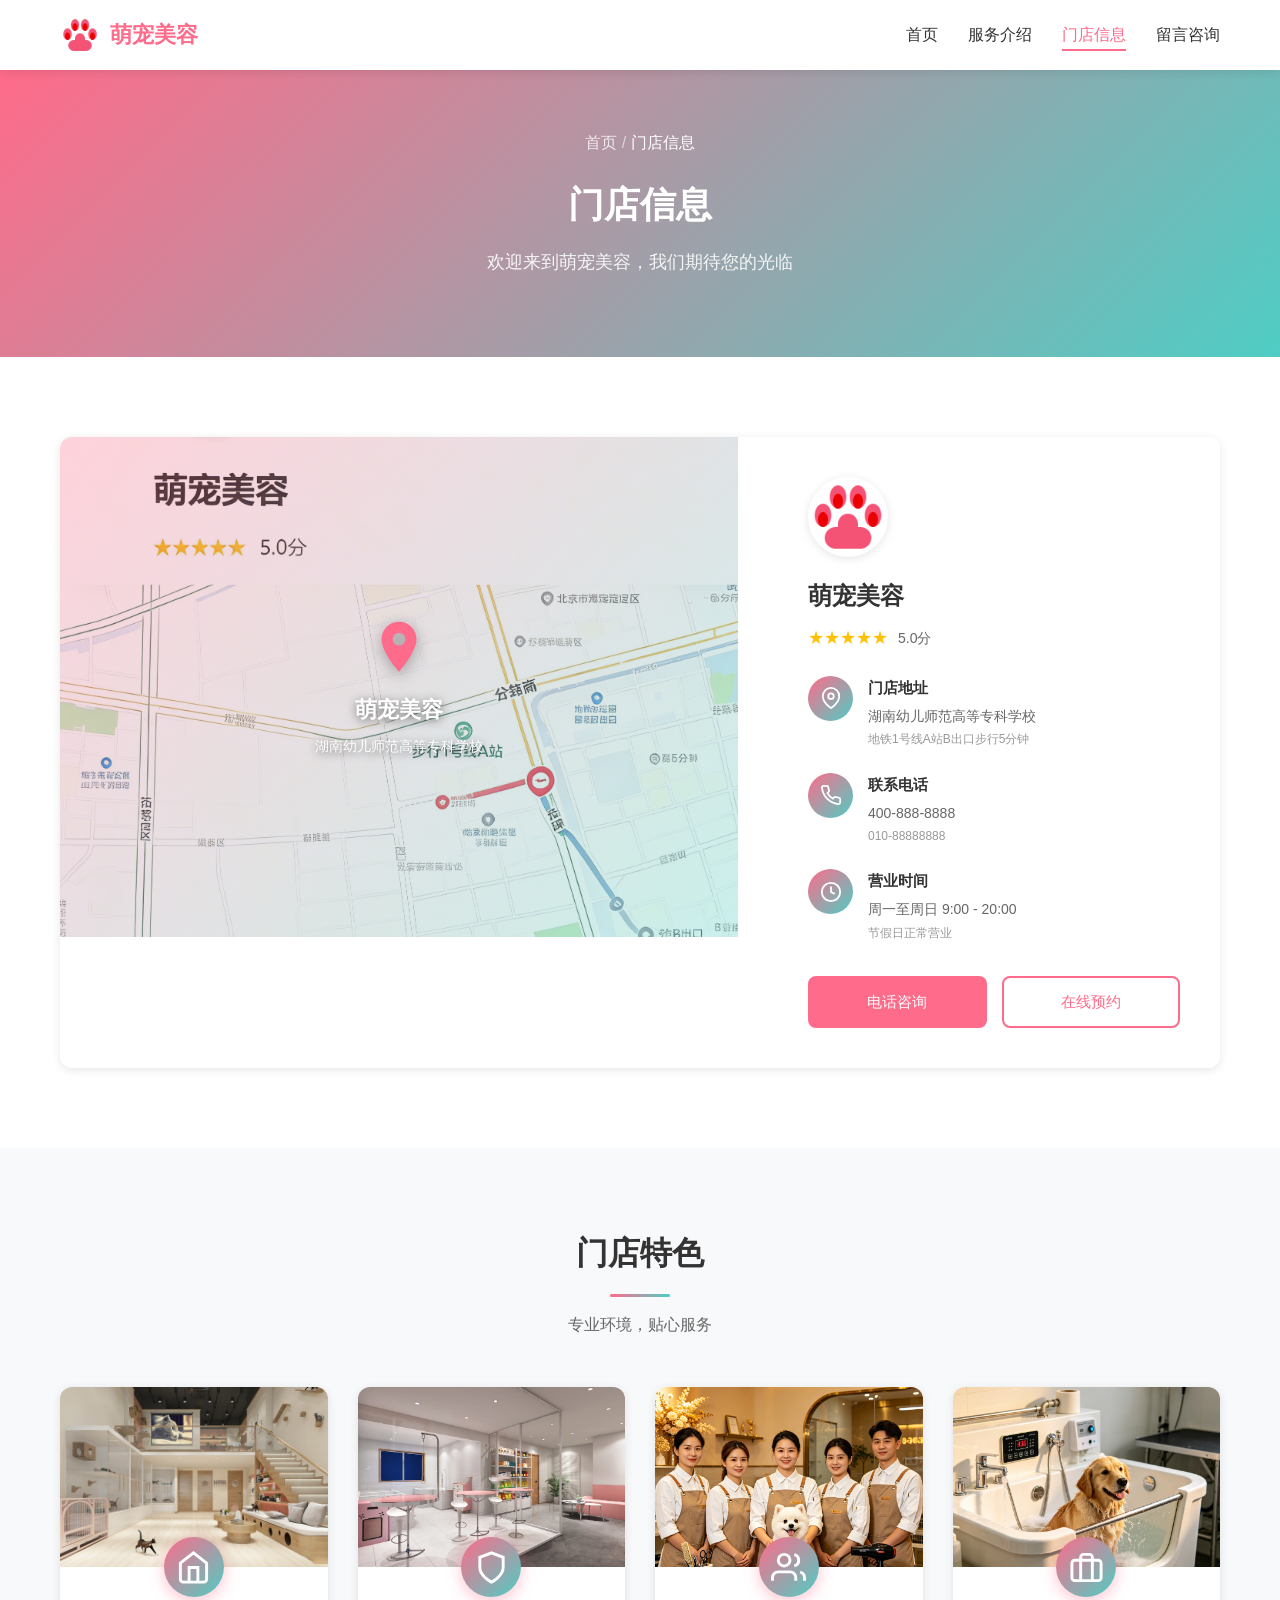
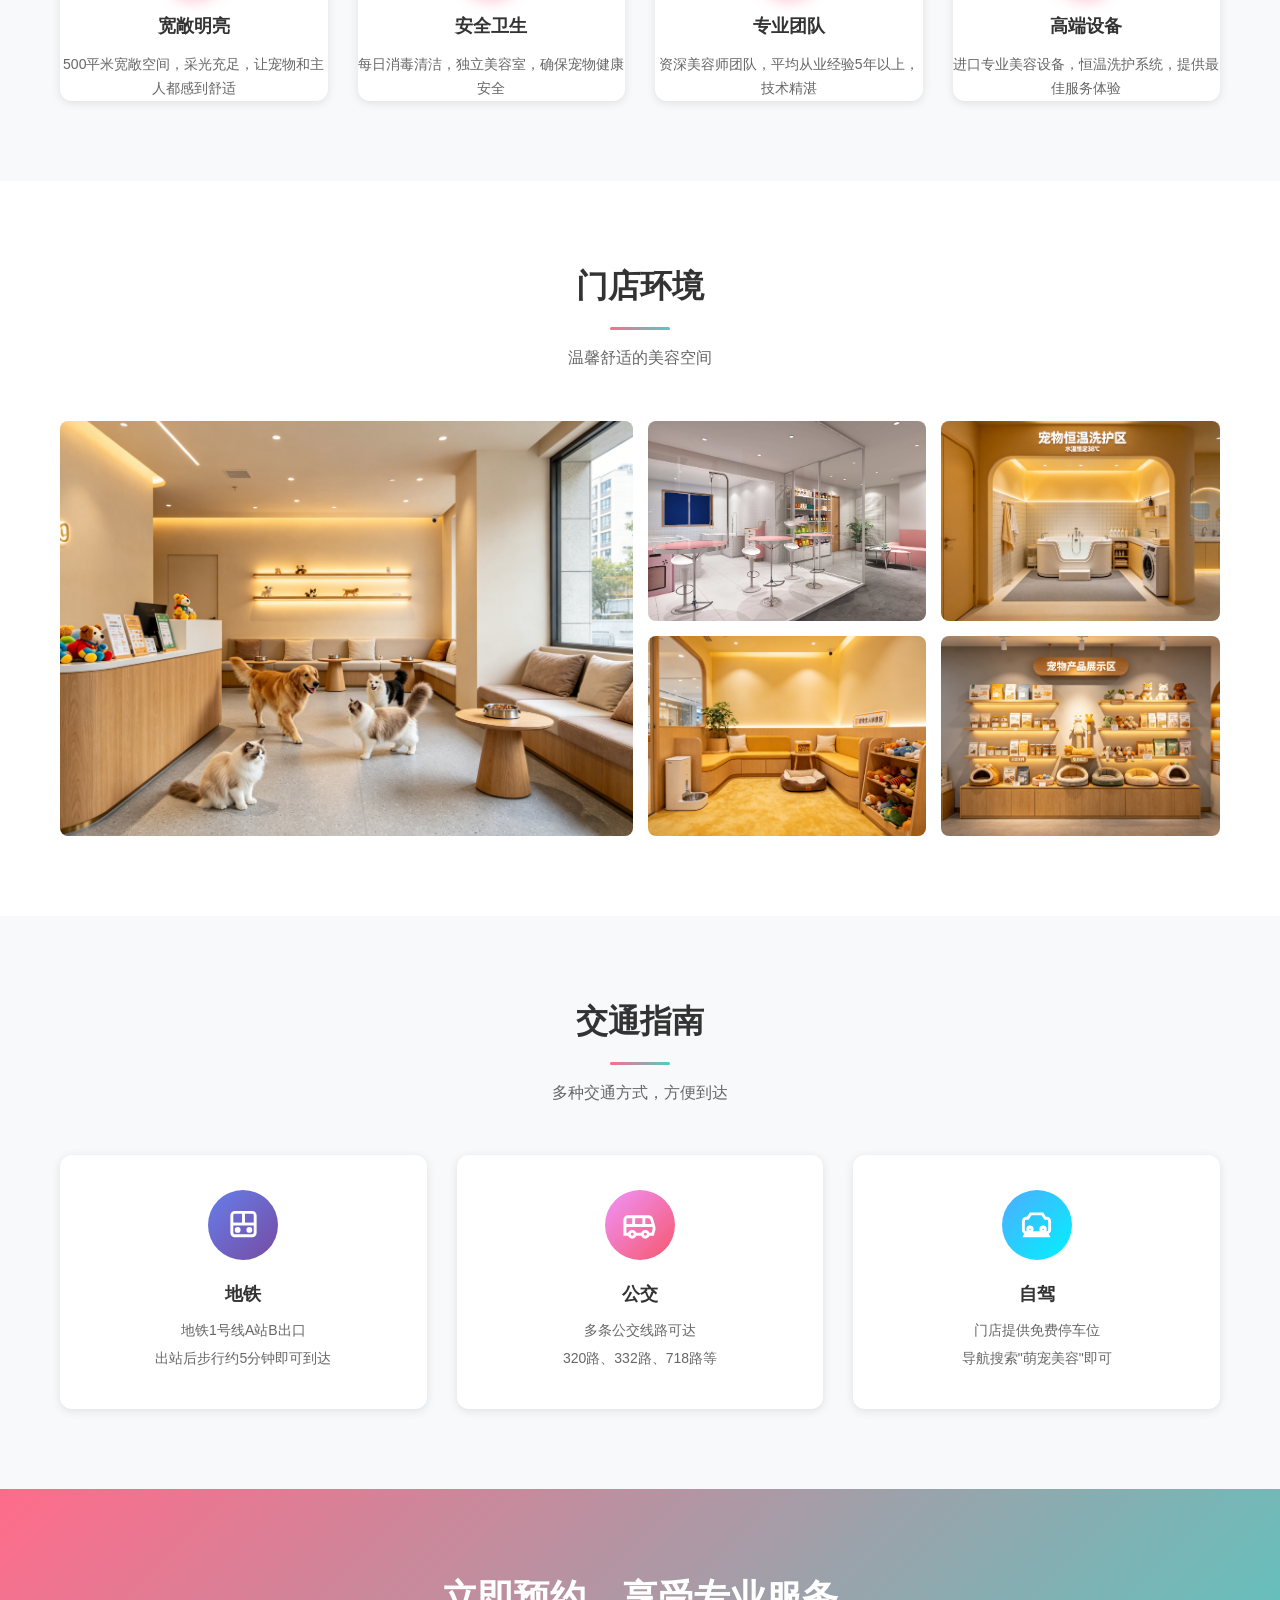
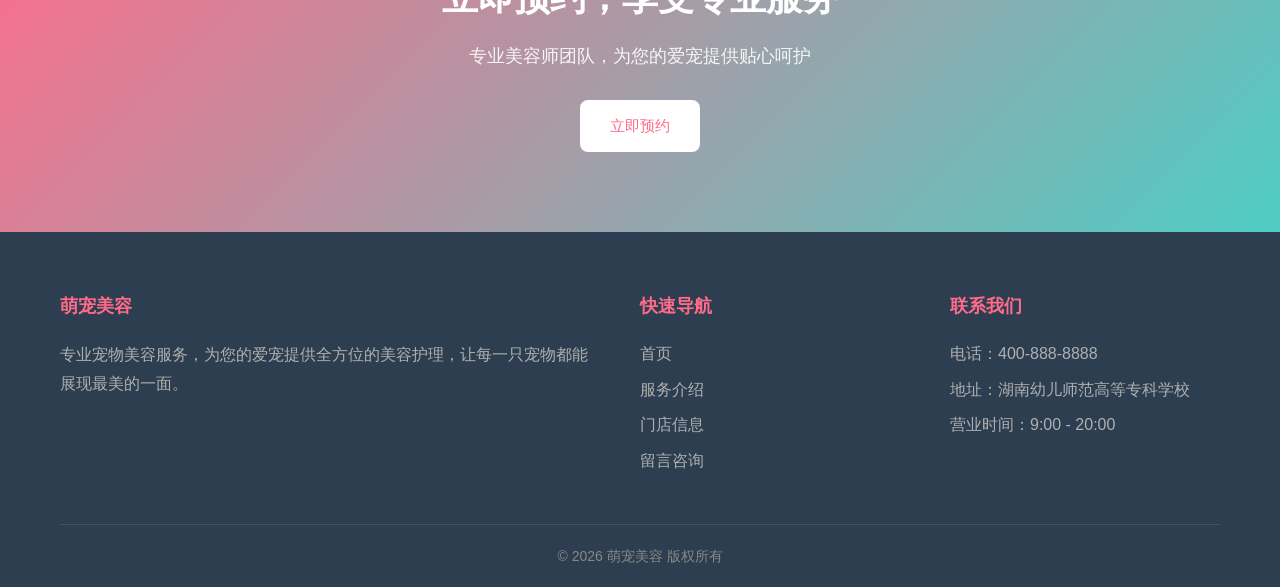
<file: store.html>
<!DOCTYPE html>
<!--
  store.html - 门店信息页
  内容：门店地址、营业时间、联系方式、交通指引
  引入样式：style.css（全局）/ responsive.css（响应式）/ store.css（本页）
  引入脚本：main.js（导航）
-->
<html lang="zh-CN">
<head>
    <meta charset="UTF-8">
    <meta name="viewport" content="width=device-width, initial-scale=1.0">
    <meta name="description" content="萌宠美容 - 门店信息">
    <title>门店信息 - 萌宠美容</title>
    <link rel="stylesheet" href="css/style.css">
    <link rel="stylesheet" href="css/responsive.css">
    <link rel="stylesheet" href="css/store.css">
</head>
<body>
    <header class="header">
        <div class="container">
            <div class="logo">
                <a href="index.html">
                    <img src="images/04.png" alt="萌宠美容">
                    <span class="logo-text">萌宠美容</span>
                </a>
            </div>
            <nav class="nav">
                <ul class="nav-list">
                    <li><a href="index.html">首页</a></li>
                    <li><a href="service.html">服务介绍</a></li>
                    <li><a href="store.html" class="active">门店信息</a></li>
                    <li><a href="message.html">留言咨询</a></li>
                </ul>
                <button class="nav-toggle" aria-label="切换导航菜单">
                    <span></span>
                    <span></span>
                    <span></span>
                </button>
            </nav>
        </div>
    </header>

    <main>
        <section class="page-hero">
            <div class="container">
                <div class="breadcrumb">
                    <a href="index.html">首页</a>
                    <span>/</span>
                    <span class="current">门店信息</span>
                </div>
                <h1 class="page-title">门店信息</h1>
                <p class="page-subtitle">欢迎来到萌宠美容，我们期待您的光临</p>
            </div>
        </section>

        <section class="store-map section-padding">
            <div class="container">
                <div class="map-wrapper">
                    <div class="map-container">
                        <div class="map-placeholder">
                            <img src="images/1.1.png" alt="门店位置">
                            <div class="map-overlay">
                                <div class="map-pin">
                                    <svg viewBox="0 0 24 24" fill="currentColor">
                                        <path d="M12 2C8.13 2 5 5.13 5 9c0 5.25 7 13 7 13s7-7.75 7-13c0-3.87-3.13-7-7-7zm0 9.5c-1.38 0-2.5-1.12-2.5-2.5s1.12-2.5 2.5-2.5 2.5 1.12 2.5 2.5-1.12 2.5-2.5 2.5z"/>
                                    </svg>
                                </div>
                                <h3>萌宠美容</h3>
                                <p>湖南幼儿师范高等专科学校</p>
                            </div>
                        </div>
                    </div>
                    <div class="store-info-card">
                        <div class="store-logo">
                            <img src="images/04.png" alt="萌宠美容">
                        </div>
                        <h2 class="store-name">萌宠美容</h2>
                        <div class="store-rating">
                            <span class="stars">★★★★★</span>
                            <span class="rating-text">5.0分</span>
                        </div>
                        <div class="store-detail">
                            <div class="detail-item">
                                <div class="detail-icon">
                                    <svg viewBox="0 0 24 24" fill="none" stroke="currentColor" stroke-width="2">
                                        <path d="M21 10c0 7-9 13-9 13s-9-6-9-13a9 9 0 0 1 18 0z"/>
                                        <circle cx="12" cy="10" r="3"/>
                                    </svg>
                                </div>
                                <div class="detail-content">
                                    <h4>门店地址</h4>
                                    <p>湖南幼儿师范高等专科学校</p>
                                    <p class="sub-text">地铁1号线A站B出口步行5分钟</p>
                                </div>
                            </div>
                            <div class="detail-item">
                                <div class="detail-icon">
                                    <svg viewBox="0 0 24 24" fill="none" stroke="currentColor" stroke-width="2">
                                        <path d="M22 16.92v3a2 2 0 0 1-2.18 2 19.79 19.79 0 0 1-8.63-3.07 19.5 19.5 0 0 1-6-6 19.79 19.79 0 0 1-3.07-8.67A2 2 0 0 1 4.11 2h3a2 2 0 0 1 2 1.72 12.84 12.84 0 0 0 .7 2.81 2 2 0 0 1-.45 2.11L8.09 9.91a16 16 0 0 0 6 6l1.27-1.27a2 2 0 0 1 2.11-.45 12.84 12.84 0 0 0 2.81.7A2 2 0 0 1 22 16.92z"/>
                                    </svg>
                                </div>
                                <div class="detail-content">
                                    <h4>联系电话</h4>
                                    <p>400-888-8888</p>
                                    <p class="sub-text">010-88888888</p>
                                </div>
                            </div>
                            <div class="detail-item">
                                <div class="detail-icon">
                                    <svg viewBox="0 0 24 24" fill="none" stroke="currentColor" stroke-width="2">
                                        <circle cx="12" cy="12" r="10"/>
                                        <polyline points="12 6 12 12 16 14"/>
                                    </svg>
                                </div>
                                <div class="detail-content">
                                    <h4>营业时间</h4>
                                    <p>周一至周日 9:00 - 20:00</p>
                                    <p class="sub-text">节假日正常营业</p>
                                </div>
                            </div>
                        </div>
                        <div class="store-actions">
                            <a href="tel:400-888-8888" class="btn btn-primary">电话咨询</a>
                            <a href="message.html" class="btn btn-outline">在线预约</a>
                        </div>
                    </div>
                </div>
            </div>
        </section>

        <section class="store-features section-padding bg-light">
            <div class="container">
                <h2 class="section-title">门店特色</h2>
                <p class="section-subtitle">专业环境，贴心服务</p>
                <div class="features-grid">
                    <div class="feature-card">
                        <div class="feature-image">
                            <img src="images/1.2.png" alt="宽敞明亮">
                        </div>
                        <div class="feature-icon">
                            <svg viewBox="0 0 24 24" fill="none" stroke="currentColor" stroke-width="2">
                                <path d="M3 9l9-7 9 7v11a2 2 0 0 1-2 2H5a2 2 0 0 1-2-2z"/>
                                <polyline points="9 22 9 12 15 12 15 22"/>
                            </svg>
                        </div>
                        <h3>宽敞明亮</h3>
                        <p>500平米宽敞空间，采光充足，让宠物和主人都感到舒适</p>
                    </div>
                    <div class="feature-card">
                        <div class="feature-image">
                            <img src="images/1.3.png" alt="安全卫生">
                        </div>
                        <div class="feature-icon">
                            <svg viewBox="0 0 24 24" fill="none" stroke="currentColor" stroke-width="2">
                                <path d="M12 22s8-4 8-10V5l-8-3-8 3v7c0 6 8 10 8 10z"/>
                            </svg>
                        </div>
                        <h3>安全卫生</h3>
                        <p>每日消毒清洁，独立美容室，确保宠物健康安全</p>
                    </div>
                    <div class="feature-card">
                        <div class="feature-image">
                            <img src="images/1.4.png" alt="专业团队">
                        </div>
                        <div class="feature-icon">
                            <svg viewBox="0 0 24 24" fill="none" stroke="currentColor" stroke-width="2">
                                <path d="M17 21v-2a4 4 0 0 0-4-4H5a4 4 0 0 0-4 4v2"/>
                                <circle cx="9" cy="7" r="4"/>
                                <path d="M23 21v-2a4 4 0 0 0-3-3.87"/>
                                <path d="M16 3.13a4 4 0 0 1 0 7.75"/>
                            </svg>
                        </div>
                        <h3>专业团队</h3>
                        <p>资深美容师团队，平均从业经验5年以上，技术精湛</p>
                    </div>
                    <div class="feature-card">
                        <div class="feature-image">
                            <img src="images/1.5.png" alt="高端设备">
                        </div>
                        <div class="feature-icon">
                            <svg viewBox="0 0 24 24" fill="none" stroke="currentColor" stroke-width="2">
                                <rect x="2" y="7" width="20" height="14" rx="2" ry="2"/>
                                <path d="M16 21V5a2 2 0 0 0-2-2h-4a2 2 0 0 0-2 2v16"/>
                            </svg>
                        </div>
                        <h3>高端设备</h3>
                        <p>进口专业美容设备，恒温洗护系统，提供最佳服务体验</p>
                    </div>
                </div>
            </div>
        </section>

        <section class="store-gallery section-padding">
            <div class="container">
                <h2 class="section-title">门店环境</h2>
                <p class="section-subtitle">温馨舒适的美容空间</p>
                <div class="gallery-grid">
                    <div class="gallery-item large">
                        <img src="images/1.6.png" alt="接待大厅">
                        <div class="gallery-overlay">
                            <span>接待大厅</span>
                        </div>
                    </div>
                    <div class="gallery-item">
                        <img src="images/1.3.png" alt="美容室">
                        <div class="gallery-overlay">
                            <span>专业美容室</span>
                        </div>
                    </div>
                    <div class="gallery-item">
                        <img src="images/1.7.png" alt="洗护区">
                        <div class="gallery-overlay">
                            <span>恒温洗护区</span>
                        </div>
                    </div>
                    <div class="gallery-item">
                        <img src="images/1.8.png" alt="休息区">
                        <div class="gallery-overlay">
                            <span>主人休息区</span>
                        </div>
                    </div>
                    <div class="gallery-item">
                        <img src="images/1.9.png" alt="产品展示">
                        <div class="gallery-overlay">
                            <span>产品展示区</span>
                        </div>
                    </div>
                </div>
            </div>
        </section>

        <section class="store-transport section-padding bg-light">
            <div class="container">
                <h2 class="section-title">交通指南</h2>
                <p class="section-subtitle">多种交通方式，方便到达</p>
                <div class="transport-grid">
                    <div class="transport-card">
                        <div class="transport-icon subway">
                            <svg viewBox="0 0 24 24" fill="none" stroke="currentColor" stroke-width="2">
                                <rect x="4" y="3" width="16" height="16" rx="2"/>
                                <path d="M4 11h16"/>
                                <path d="M12 3v8"/>
                                <circle cx="8" cy="15" r="1"/>
                                <circle cx="16" cy="15" r="1"/>
                            </svg>
                        </div>
                        <h3>地铁</h3>
                        <p>地铁1号线A站B出口</p>
                        <p class="transport-detail">出站后步行约5分钟即可到达</p>
                    </div>
                    <div class="transport-card">
                        <div class="transport-icon bus">
                            <svg viewBox="0 0 24 24" fill="none" stroke="currentColor" stroke-width="2">
                                <path d="M8 6v6"/>
                                <path d="M15 6v6"/>
                                <path d="M2 12h19.6"/>
                                <path d="M18 18h3s.5-1.7.8-2.8c.1-.4.2-.8.2-1.2 0-.4-.1-.8-.2-1.2l-1.4-5C20.1 6.8 19.1 6 18 6H4a2 2 0 0 0-2 2v10h3"/>
                                <circle cx="7" cy="18" r="2"/>
                                <path d="M9 18h5"/>
                                <circle cx="16" cy="18" r="2"/>
                            </svg>
                        </div>
                        <h3>公交</h3>
                        <p>多条公交线路可达</p>
                        <p class="transport-detail">320路、332路、718路等</p>
                    </div>
                    <div class="transport-card">
                        <div class="transport-icon car">
                            <svg viewBox="0 0 24 24" fill="none" stroke="currentColor" stroke-width="2">
                                <path d="M5 17h14M5 17a2 2 0 0 1-2-2V9a2 2 0 0 1 2-2h1l2-3h8l2 3h1a2 2 0 0 1 2 2v6a2 2 0 0 1-2 2M5 17l-1 2h16l-1-2"/>
                                <circle cx="7.5" cy="14.5" r="1.5"/>
                                <circle cx="16.5" cy="14.5" r="1.5"/>
                            </svg>
                        </div>
                        <h3>自驾</h3>
                        <p>门店提供免费停车位</p>
                        <p class="transport-detail">导航搜索"萌宠美容"即可</p>
                    </div>
                </div>
            </div>
        </section>

        <section class="cta section-padding">
            <div class="container">
                <div class="cta-content">
                    <h2>立即预约，享受专业服务</h2>
                    <p>专业美容师团队，为您的爱宠提供贴心呵护</p>
                    <a href="message.html" class="btn btn-white">立即预约</a>
                </div>
            </div>
        </section>
    </main>

    <footer class="footer">
        <div class="container">
            <div class="footer-grid">
                <div class="footer-about">
                    <h3>萌宠美容</h3>
                    <p>专业宠物美容服务，为您的爱宠提供全方位的美容护理，让每一只宠物都能展现最美的一面。</p>
                </div>
                <div class="footer-links">
                    <h3>快速导航</h3>
                    <ul>
                        <li><a href="index.html">首页</a></li>
                        <li><a href="service.html">服务介绍</a></li>
                        <li><a href="store.html">门店信息</a></li>
                        <li><a href="message.html">留言咨询</a></li>
                    </ul>
                </div>
                <div class="footer-contact">
                    <h3>联系我们</h3>
                    <p>电话：400-888-8888</p>
                    <p>地址：湖南幼儿师范高等专科学校</p>
                    <p>营业时间：9:00 - 20:00</p>
                </div>
            </div>
            <div class="footer-bottom">
                <p>&copy; 2026 萌宠美容 版权所有</p>
            </div>
        </div>
    </footer>

    <script src="js/main.js"></script>
</body>
</html>
</file>
<file: css/style.css>
/* 全局变量 */
:root {
    --primary-color: #ff6b8a;
    --primary-dark: #e55a78;
    --secondary-color: #4ecdc4;
    --text-color: #333333;
    --text-light: #666666;
    --text-lighter: #999999;
    --bg-color: #ffffff;
    --bg-light: #f8f9fa;
    --bg-dark: #2c3e50;
    --border-color: #e0e0e0;
    --shadow: 0 2px 10px rgba(0, 0, 0, 0.1);
    --shadow-hover: 0 5px 20px rgba(0, 0, 0, 0.15);
    --transition: all 0.3s ease;
    --radius: 8px;
    --radius-lg: 12px;
}

/* 重置样式 */
* {
    margin: 0;
    padding: 0;
    box-sizing: border-box;
}

html {
    scroll-behavior: smooth;
}

body {
    font-family: 'Microsoft YaHei', 'PingFang SC', 'Helvetica Neue', Arial, sans-serif;
    color: var(--text-color);
    line-height: 1.6;
    background-color: var(--bg-color);
}

a {
    text-decoration: none;
    color: inherit;
    transition: var(--transition);
}

ul {
    list-style: none;
}

img {
    max-width: 100%;
    height: auto;
    display: block;
}

/* 通用容器 */
.container {
    max-width: 1200px;
    margin: 0 auto;
    padding: 0 20px;
}

.section-padding {
    padding: 80px 0;
}

.bg-light {
    background-color: var(--bg-light);
}

.text-center {
    text-align: center;
}

/* 标题样式 */
.section-title {
    font-size: 32px;
    font-weight: 700;
    text-align: center;
    margin-bottom: 15px;
    color: var(--text-color);
    position: relative;
}

.section-title::after {
    content: '';
    display: block;
    width: 60px;
    height: 3px;
    background: linear-gradient(90deg, var(--primary-color), var(--secondary-color));
    margin: 15px auto 0;
    border-radius: 2px;
}

.section-subtitle {
    text-align: center;
    color: var(--text-light);
    font-size: 16px;
    margin-bottom: 50px;
}

/* 按钮样式 */
.btn {
    display: inline-block;
    padding: 12px 28px;
    border-radius: var(--radius);
    font-size: 15px;
    font-weight: 500;
    cursor: pointer;
    transition: var(--transition);
    border: 2px solid transparent;
    text-align: center;
}

.btn-primary {
    background-color: var(--primary-color);
    color: #ffffff;
}

.btn-primary:hover {
    background-color: var(--primary-dark);
    transform: translateY(-2px);
    box-shadow: var(--shadow);
}

.btn-outline {
    border-color: var(--primary-color);
    color: var(--primary-color);
    background: transparent;
}

.btn-outline:hover {
    background-color: var(--primary-color);
    color: #ffffff;
}

.btn-white {
    background-color: #ffffff;
    color: var(--primary-color);
}

.btn-white:hover {
    background-color: var(--bg-light);
    transform: translateY(-2px);
}

.btn-large {
    padding: 15px 40px;
    font-size: 16px;
}

/* 头部导航 */
.header {
    background-color: var(--bg-color);
    box-shadow: var(--shadow);
    position: sticky;
    top: 0;
    z-index: 1000;
}

.header .container {
    display: flex;
    justify-content: space-between;
    align-items: center;
    padding: 15px 20px;
}

.logo {
    display: flex;
    align-items: center;
}

.logo a {
    display: flex;
    align-items: center;
    gap: 10px;
}

.logo img {
    height: 40px;
    width: auto;
}

.logo-text {
    font-size: 22px;
    font-weight: 700;
    color: var(--primary-color);
}

.nav-list {
    display: flex;
    gap: 30px;
}

.nav-list a {
    font-size: 16px;
    font-weight: 500;
    color: var(--text-color);
    padding: 8px 0;
    position: relative;
}

.nav-list a::after {
    content: '';
    position: absolute;
    bottom: 0;
    left: 0;
    width: 0;
    height: 2px;
    background-color: var(--primary-color);
    transition: var(--transition);
}

.nav-list a:hover::after,
.nav-list a.active::after {
    width: 100%;
}

.nav-list a:hover,
.nav-list a.active {
    color: var(--primary-color);
}

.nav-toggle {
    display: none;
    flex-direction: column;
    gap: 5px;
    background: none;
    border: none;
    cursor: pointer;
    padding: 5px;
}

.nav-toggle span {
    display: block;
    width: 25px;
    height: 3px;
    background-color: var(--text-color);
    border-radius: 2px;
    transition: var(--transition);
}

/* 轮播图 */
.hero-carousel {
    position: relative;
    overflow: hidden;
    height: 500px;
}

.carousel-container {
    position: relative;
    height: 100%;
}

.carousel-slide {
    position: absolute;
    top: 0;
    left: 0;
    width: 100%;
    height: 100%;
    opacity: 0;
    transition: opacity 0.6s ease;
}

.carousel-slide.active {
    opacity: 1;
}

.carousel-slide img {
    width: 100%;
    height: 100%;
    object-fit: cover;
}

.carousel-content {
    position: absolute;
    top: 50%;
    left: 50%;
    transform: translate(-50%, -50%);
    text-align: center;
    color: #ffffff;
    background: rgba(0, 0, 0, 0.4);
    padding: 40px 60px;
    border-radius: var(--radius-lg);
    backdrop-filter: blur(5px);
}

.carousel-content h2 {
    font-size: 42px;
    font-weight: 700;
    margin-bottom: 15px;
    text-shadow: 2px 2px 4px rgba(0, 0, 0, 0.3);
}

.carousel-content p {
    font-size: 18px;
    margin-bottom: 25px;
}

.carousel-btn {
    position: absolute;
    top: 50%;
    transform: translateY(-50%);
    background: rgba(255, 255, 255, 0.3);
    border: none;
    color: #ffffff;
    font-size: 24px;
    width: 50px;
    height: 50px;
    border-radius: 50%;
    cursor: pointer;
    transition: var(--transition);
    display: flex;
    align-items: center;
    justify-content: center;
}

.carousel-btn:hover {
    background: rgba(255, 255, 255, 0.5);
}

.carousel-prev {
    left: 20px;
}

.carousel-next {
    right: 20px;
}

.carousel-dots {
    position: absolute;
    bottom: 20px;
    left: 50%;
    transform: translateX(-50%);
    display: flex;
    gap: 10px;
}

.dot {
    width: 12px;
    height: 12px;
    border-radius: 50%;
    background: rgba(255, 255, 255, 0.5);
    cursor: pointer;
    transition: var(--transition);
}

.dot.active,
.dot:hover {
    background: #ffffff;
    transform: scale(1.2);
}

/* 优势展示 */
.advantages-grid {
    display: grid;
    grid-template-columns: repeat(4, 1fr);
    gap: 30px;
}

.advantage-card {
    text-align: center;
    padding: 30px 20px;
    background: var(--bg-color);
    border-radius: var(--radius-lg);
    box-shadow: var(--shadow);
    transition: var(--transition);
}

.advantage-card:hover {
    transform: translateY(-10px);
    box-shadow: var(--shadow-hover);
}

.advantage-icon {
    width: 80px;
    height: 80px;
    margin: 0 auto 20px;
    display: flex;
    align-items: center;
    justify-content: center;
}

.advantage-icon img {
    width: 80px;
    height: 80px;
}

.advantage-card h3 {
    font-size: 20px;
    margin-bottom: 10px;
    color: var(--text-color);
}

.advantage-card p {
    color: var(--text-light);
    font-size: 14px;
}

/* 热门服务 */
.services-grid {
    display: grid;
    grid-template-columns: repeat(4, 1fr);
    gap: 30px;
    margin-bottom: 40px;
}

.service-card {
    background: var(--bg-color);
    border-radius: var(--radius-lg);
    overflow: hidden;
    box-shadow: var(--shadow);
    transition: var(--transition);
}

.service-card:hover {
    transform: translateY(-10px);
    box-shadow: var(--shadow-hover);
}

.service-image {
    height: 200px;
    overflow: hidden;
}

.service-image img {
    width: 100%;
    height: 100%;
    object-fit: cover;
    transition: var(--transition);
}

.service-card:hover .service-image img {
    transform: scale(1.1);
}

.service-info {
    padding: 20px;
    text-align: center;
}

.service-info h3 {
    font-size: 18px;
    margin-bottom: 10px;
    color: var(--text-color);
}

.service-info p {
    color: var(--text-light);
    font-size: 14px;
    margin-bottom: 15px;
}

.service-price {
    display: block;
    font-size: 20px;
    font-weight: 700;
    color: var(--primary-color);
    margin-bottom: 15px;
}

/* CTA区域 */
.cta {
    background: linear-gradient(135deg, var(--primary-color), var(--secondary-color));
    color: #ffffff;
    text-align: center;
}

.cta-content h2 {
    font-size: 36px;
    margin-bottom: 15px;
}

.cta-content p {
    font-size: 18px;
    margin-bottom: 30px;
    opacity: 0.9;
}

/* 页脚 */
.footer {
    background-color: var(--bg-dark);
    color: #ffffff;
    padding: 60px 0 20px;
}

.footer-grid {
    display: grid;
    grid-template-columns: 2fr 1fr 1fr;
    gap: 40px;
    margin-bottom: 40px;
}

.footer-about h3,
.footer-links h3,
.footer-contact h3 {
    font-size: 18px;
    margin-bottom: 20px;
    color: var(--primary-color);
}

.footer-about p {
    color: #b0b0b0;
    line-height: 1.8;
}

.footer-links ul li {
    margin-bottom: 10px;
}

.footer-links a {
    color: #b0b0b0;
    transition: var(--transition);
}

.footer-links a:hover {
    color: var(--primary-color);
    padding-left: 5px;
}

.footer-contact p {
    color: #b0b0b0;
    margin-bottom: 10px;
}

.footer-bottom {
    border-top: 1px solid rgba(255, 255, 255, 0.1);
    padding-top: 20px;
    text-align: center;
    color: #888888;
    font-size: 14px;
}
</file>
<file: css/responsive.css>
/* 平板设备 */
@media screen and (max-width: 1024px) {
    .advantages-grid {
        grid-template-columns: repeat(2, 1fr);
    }

    .services-grid {
        grid-template-columns: repeat(2, 1fr);
    }

    .carousel-content h2 {
        font-size: 36px;
    }

    .carousel-content {
        padding: 30px 40px;
    }

    .footer-grid {
        grid-template-columns: 1fr 1fr;
    }

    .footer-about {
        grid-column: 1 / -1;
    }
}

/* 手机设备 */
@media screen and (max-width: 768px) {
    .section-padding {
        padding: 50px 0;
    }

    .section-title {
        font-size: 26px;
    }

    .section-subtitle {
        margin-bottom: 30px;
    }

    /* 导航 */
    .nav-toggle {
        display: flex;
    }

    .nav-list {
        position: fixed;
        top: 70px;
        left: 0;
        right: 0;
        background: var(--bg-color);
        flex-direction: column;
        align-items: center;
        padding: 20px 0;
        gap: 0;
        box-shadow: var(--shadow);
        transform: translateY(-100%);
        opacity: 0;
        visibility: hidden;
        transition: var(--transition);
    }

    .nav-list.active {
        transform: translateY(0);
        opacity: 1;
        visibility: visible;
    }

    .nav-list li {
        width: 100%;
        text-align: center;
    }

    .nav-list a {
        display: block;
        padding: 15px 0;
        border-bottom: 1px solid var(--border-color);
    }

    .nav-list a:last-child {
        border-bottom: none;
    }

    /* 轮播图 */
    .hero-carousel {
        height: 350px;
    }

    .carousel-content {
        padding: 20px 30px;
        width: 90%;
    }

    .carousel-content h2 {
        font-size: 24px;
    }

    .carousel-content p {
        font-size: 14px;
        margin-bottom: 15px;
    }

    .carousel-btn {
        width: 40px;
        height: 40px;
        font-size: 18px;
    }

    .carousel-prev {
        left: 10px;
    }

    .carousel-next {
        right: 10px;
    }

    /* 优势展示 */
    .advantages-grid {
        grid-template-columns: 1fr;
        gap: 20px;
    }

    .advantage-card {
        padding: 20px;
    }

    /* 热门服务 */
    .services-grid {
        grid-template-columns: 1fr;
        gap: 20px;
    }

    .service-image {
        height: 180px;
    }

    /* CTA */
    .cta-content h2 {
        font-size: 26px;
    }

    .cta-content p {
        font-size: 16px;
    }

    /* 页脚 */
    .footer {
        padding: 40px 0 20px;
    }

    .footer-grid {
        grid-template-columns: 1fr;
        gap: 30px;
    }
}

/* 留言咨询页面响应式 */
@media screen and (max-width: 1024px) {
    .message-grid {
        grid-template-columns: 1fr;
        gap: 30px;
    }

    .contact-info-wrapper {
        flex-direction: row;
        flex-wrap: wrap;
    }

    .contact-card,
    .wechat-card,
    .tips-card {
        flex: 1;
        min-width: 250px;
    }
}

@media screen and (max-width: 768px) {
    .page-title {
        font-size: 28px;
    }

    .message-form-wrapper {
        padding: 25px;
    }

    .form-row {
        grid-template-columns: 1fr;
    }

    .form-actions {
        flex-direction: column;
    }

    .contact-info-wrapper {
        flex-direction: column;
    }

    .contact-card,
    .wechat-card,
    .tips-card {
        min-width: 100%;
    }
}

/* 服务介绍页面响应式 */
@media screen and (max-width: 1024px) {
    .service-item {
        grid-template-columns: 280px 1fr;
    }

    .guarantee-grid {
        grid-template-columns: repeat(2, 1fr);
    }
}

@media screen and (max-width: 768px) {
    .page-title {
        font-size: 28px;
    }

    .service-item {
        grid-template-columns: 1fr;
    }

    .service-item-image {
        min-height: 200px;
    }

    .service-item-content {
        padding: 20px;
    }

    .service-item-header h3 {
        font-size: 18px;
    }

    .service-item-price {
        font-size: 20px;
    }

    .comparison-table th,
    .comparison-table td {
        padding: 12px 15px;
        font-size: 14px;
    }

    .guarantee-grid {
        grid-template-columns: 1fr;
        max-width: 350px;
        margin: 0 auto;
    }
}

/* 小屏手机 */
@media screen and (max-width: 480px) {
    .container {
        padding: 0 15px;
    }

    .logo-text {
        font-size: 18px;
    }

    .hero-carousel {
        height: 280px;
    }

    .carousel-content {
        padding: 15px 20px;
    }

    .carousel-content h2 {
        font-size: 20px;
    }

    .carousel-content p {
        font-size: 12px;
    }

    .btn {
        padding: 10px 20px;
        font-size: 14px;
    }

    .btn-large {
        padding: 12px 30px;
    }

    .section-title {
        font-size: 22px;
    }

    .cta-content h2 {
        font-size: 22px;
    }

    .service-tabs {
        gap: 10px;
    }

    .tab-btn {
        padding: 8px 18px;
        font-size: 13px;
    }

    .service-item-features {
        gap: 8px;
    }

    .feature-tag {
        font-size: 11px;
        padding: 4px 10px;
    }

    .service-item-footer {
        flex-direction: column;
        gap: 15px;
        align-items: flex-start;
    }

    .service-item-footer .btn {
        width: 100%;
        text-align: center;
    }
}
</file>
<file: css/message.css>
/* 留言咨询页面样式 */

/* 页面头部 */
.page-hero {
    background: linear-gradient(135deg, var(--primary-color), var(--secondary-color));
    padding: 60px 0 80px;
    text-align: center;
    color: #ffffff;
}

.page-hero .breadcrumb {
    justify-content: center;
    color: rgba(255, 255, 255, 0.8);
    margin-bottom: 20px;
}

.page-hero .breadcrumb a {
    color: rgba(255, 255, 255, 0.8);
}

.page-hero .breadcrumb a:hover {
    color: #ffffff;
}

.page-hero .breadcrumb .current {
    color: #ffffff;
}

.page-hero .breadcrumb span {
    color: rgba(255, 255, 255, 0.6);
}

.page-title {
    font-size: 36px;
    font-weight: 700;
    margin-bottom: 15px;
}

.page-subtitle {
    font-size: 18px;
    opacity: 0.9;
}

/* 留言表单区域 */
.message-grid {
    display: grid;
    grid-template-columns: 1.2fr 0.8fr;
    gap: 50px;
    align-items: start;
}

/* 套餐选择提示 */
.package-notice {
    background: linear-gradient(135deg, rgba(255, 107, 138, 0.1), rgba(78, 205, 196, 0.1));
    border: 2px solid var(--primary-color);
    border-radius: var(--radius);
    padding: 15px 20px;
    margin-bottom: 25px;
    display: none;
    align-items: center;
    gap: 12px;
}

.package-notice.show {
    display: flex;
}

.package-notice-icon {
    width: 40px;
    height: 40px;
    border-radius: 50%;
    background: var(--primary-color);
    display: flex;
    align-items: center;
    justify-content: center;
    flex-shrink: 0;
}

.package-notice-icon svg {
    width: 20px;
    height: 20px;
    color: #ffffff;
}

.package-notice-content h4 {
    font-size: 15px;
    color: var(--text-color);
    margin-bottom: 3px;
}

.package-notice-content p {
    font-size: 13px;
    color: var(--text-light);
}

.package-notice-close {
    margin-left: auto;
    background: none;
    border: none;
    color: var(--text-lighter);
    cursor: pointer;
    font-size: 20px;
    padding: 5px;
    line-height: 1;
}

.package-notice-close:hover {
    color: var(--text-color);
}

/* 表单样式 */
.message-form-wrapper {
    background: var(--bg-color);
    border-radius: var(--radius-lg);
    padding: 40px;
    box-shadow: var(--shadow);
}

.form-title {
    font-size: 24px;
    font-weight: 700;
    margin-bottom: 10px;
    color: var(--text-color);
}

.form-desc {
    color: var(--text-light);
    margin-bottom: 30px;
}

.message-form {
    display: flex;
    flex-direction: column;
    gap: 20px;
}

.form-row {
    display: grid;
    grid-template-columns: 1fr 1fr;
    gap: 20px;
}

.form-group {
    display: flex;
    flex-direction: column;
}

.form-group.full-width {
    grid-column: 1 / -1;
}

.form-label {
    font-size: 14px;
    font-weight: 500;
    color: var(--text-color);
    margin-bottom: 8px;
}

.required {
    color: var(--primary-color);
    margin-right: 2px;
}

.form-input,
.form-select,
.form-textarea {
    padding: 12px 16px;
    border: 2px solid var(--border-color);
    border-radius: var(--radius);
    font-size: 15px;
    color: var(--text-color);
    transition: var(--transition);
    background: var(--bg-color);
    font-family: inherit;
}

.form-input:focus,
.form-select:focus,
.form-textarea:focus {
    outline: none;
    border-color: var(--primary-color);
    box-shadow: 0 0 0 3px rgba(255, 107, 138, 0.1);
}

.form-input::placeholder,
.form-textarea::placeholder {
    color: var(--text-lighter);
}

.form-input.error,
.form-select.error,
.form-textarea.error {
    border-color: #e74c3c;
}

.form-input.error:focus,
.form-select.error:focus,
.form-textarea.error:focus {
    box-shadow: 0 0 0 3px rgba(231, 76, 60, 0.1);
}

.error-message {
    font-size: 12px;
    color: #e74c3c;
    margin-top: 5px;
    min-height: 18px;
}

.char-count {
    font-size: 12px;
    color: var(--text-lighter);
    text-align: right;
    margin-top: 5px;
}

.form-actions {
    display: flex;
    gap: 15px;
    margin-top: 10px;
}

.form-actions .btn {
    flex: 1;
}

/* 联系信息 */
.contact-info-wrapper {
    display: flex;
    flex-direction: column;
    gap: 25px;
}

.contact-card,
.wechat-card,
.tips-card {
    background: var(--bg-color);
    border-radius: var(--radius-lg);
    padding: 30px;
    box-shadow: var(--shadow);
}

.contact-title {
    font-size: 18px;
    font-weight: 600;
    margin-bottom: 20px;
    color: var(--text-color);
    padding-bottom: 15px;
    border-bottom: 2px solid var(--bg-light);
}

.contact-list {
    display: flex;
    flex-direction: column;
    gap: 20px;
}

.contact-item {
    display: flex;
    gap: 15px;
}

.contact-icon {
    width: 45px;
    height: 45px;
    border-radius: 50%;
    background: linear-gradient(135deg, var(--primary-color), var(--secondary-color));
    display: flex;
    align-items: center;
    justify-content: center;
    flex-shrink: 0;
}

.contact-icon svg {
    width: 22px;
    height: 22px;
    color: #ffffff;
}

.contact-content h4 {
    font-size: 15px;
    font-weight: 600;
    margin-bottom: 5px;
    color: var(--text-color);
}

.contact-content p {
    font-size: 14px;
    color: var(--text-light);
}

.contact-time {
    font-size: 12px !important;
    color: var(--text-lighter) !important;
}

/* 微信卡片 */
.wechat-content {
    text-align: center;
}

.wechat-qrcode {
    width: 150px;
    height: 150px;
    margin: 0 auto 15px;
    border-radius: var(--radius);
    overflow: hidden;
    background: var(--bg-light);
    display: flex;
    align-items: center;
    justify-content: center;
}

.wechat-qrcode img {
    width: 100%;
    height: 100%;
    object-fit: cover;
}

.wechat-content p {
    font-size: 14px;
    color: var(--text-light);
}

/* 温馨提示 */
.tips-list {
    list-style: none;
}

.tips-list li {
    padding: 10px 0;
    padding-left: 20px;
    position: relative;
    font-size: 14px;
    color: var(--text-light);
    border-bottom: 1px solid var(--bg-light);
}

.tips-list li:last-child {
    border-bottom: none;
}

.tips-list li::before {
    content: '•';
    position: absolute;
    left: 0;
    color: var(--primary-color);
    font-weight: 700;
}

/* FAQ区域 */
.faq-list {
    max-width: 800px;
    margin: 0 auto;
}

.faq-item {
    background: var(--bg-color);
    border-radius: var(--radius-lg);
    margin-bottom: 15px;
    box-shadow: var(--shadow);
    overflow: hidden;
    transition: var(--transition);
}

.faq-item:hover {
    box-shadow: var(--shadow-hover);
}

.faq-question {
    display: flex;
    justify-content: space-between;
    align-items: center;
    padding: 20px 25px;
    cursor: pointer;
    transition: var(--transition);
}

.faq-question:hover {
    background: var(--bg-light);
}

.faq-question h3 {
    font-size: 16px;
    font-weight: 600;
    color: var(--text-color);
}

.faq-toggle {
    font-size: 24px;
    color: var(--primary-color);
    transition: var(--transition);
    flex-shrink: 0;
    margin-left: 15px;
}

.faq-item.active .faq-toggle {
    transform: rotate(45deg);
}

.faq-answer {
    max-height: 0;
    overflow: hidden;
    transition: max-height 0.3s ease;
}

.faq-item.active .faq-answer {
    max-height: 200px;
}

.faq-answer p {
    padding: 0 25px 20px;
    color: var(--text-light);
    font-size: 14px;
    line-height: 1.8;
}

/* 成功弹窗 */
.modal-overlay {
    position: fixed;
    top: 0;
    left: 0;
    width: 100%;
    height: 100%;
    background: rgba(0, 0, 0, 0.5);
    display: none;
    align-items: center;
    justify-content: center;
    z-index: 9999;
}

.modal-overlay.show {
    display: flex;
}

.modal-content {
    background: var(--bg-color);
    border-radius: var(--radius-lg);
    padding: 40px;
    text-align: center;
    max-width: 400px;
    width: 90%;
    animation: modalIn 0.3s ease;
}

@keyframes modalIn {
    from {
        opacity: 0;
        transform: scale(0.9);
    }
    to {
        opacity: 1;
        transform: scale(1);
    }
}

.modal-icon {
    width: 70px;
    height: 70px;
    border-radius: 50%;
    background: linear-gradient(135deg, var(--primary-color), var(--secondary-color));
    display: flex;
    align-items: center;
    justify-content: center;
    margin: 0 auto 20px;
}

.modal-icon svg {
    width: 35px;
    height: 35px;
    color: #ffffff;
}

.modal-content h3 {
    font-size: 22px;
    margin-bottom: 10px;
    color: var(--text-color);
}

.modal-content p {
    color: var(--text-light);
    margin-bottom: 25px;
}

/* 响应式样式 */
@media (max-width: 992px) {
    .message-grid {
        grid-template-columns: 1fr;
        gap: 30px;
    }

    .contact-info-wrapper {
        flex-direction: row;
        flex-wrap: wrap;
    }

    .contact-card,
    .wechat-card,
    .tips-card {
        flex: 1;
        min-width: 250px;
    }
}

@media (max-width: 768px) {
    .page-title {
        font-size: 28px;
    }

    .message-form-wrapper {
        padding: 25px;
    }

    .form-row {
        grid-template-columns: 1fr;
    }

    .form-actions {
        flex-direction: column;
    }

    .contact-info-wrapper {
        flex-direction: column;
    }

    .contact-card,
    .wechat-card,
    .tips-card {
        min-width: 100%;
    }
}
</file>
<file: css/service.css>
/* 服务介绍页面样式 */

/* 页面头部 */
.page-hero {
    background: linear-gradient(135deg, var(--primary-color), var(--secondary-color));
    padding: 60px 0 80px;
    text-align: center;
    color: #ffffff;
}

.page-hero .breadcrumb {
    justify-content: center;
    color: rgba(255, 255, 255, 0.8);
    margin-bottom: 20px;
}

.page-hero .breadcrumb a {
    color: rgba(255, 255, 255, 0.8);
}

.page-hero .breadcrumb a:hover {
    color: #ffffff;
}

.page-hero .breadcrumb .current {
    color: #ffffff;
}

.page-hero .breadcrumb span {
    color: rgba(255, 255, 255, 0.6);
}

.page-title {
    font-size: 36px;
    font-weight: 700;
    margin-bottom: 15px;
}

.page-subtitle {
    font-size: 18px;
    opacity: 0.9;
}

/* 服务标签筛选 */
.service-tabs {
    display: flex;
    justify-content: center;
    flex-wrap: wrap;
    gap: 15px;
    margin-bottom: 40px;
}

.tab-btn {
    padding: 10px 25px;
    border: 2px solid var(--border-color);
    border-radius: 30px;
    background: var(--bg-color);
    color: var(--text-color);
    font-size: 15px;
    cursor: pointer;
    transition: var(--transition);
}

.tab-btn:hover {
    border-color: var(--primary-color);
    color: var(--primary-color);
}

.tab-btn.active {
    background: var(--primary-color);
    border-color: var(--primary-color);
    color: #ffffff;
}

/* 服务列表 */
.services-list {
    display: flex;
    flex-direction: column;
    gap: 30px;
}

.service-item {
    display: grid;
    grid-template-columns: 350px 1fr;
    background: var(--bg-color);
    border-radius: var(--radius-lg);
    overflow: hidden;
    box-shadow: var(--shadow);
    transition: var(--transition);
}

.service-item:hover {
    box-shadow: var(--shadow-hover);
    transform: translateY(-5px);
}

.service-item.hidden {
    display: none;
}

.service-item-image {
    position: relative;
    height: 100%;
    min-height: 250px;
}

.service-item-image img {
    width: 100%;
    height: 100%;
    object-fit: cover;
}

.service-badge {
    position: absolute;
    top: 15px;
    left: 15px;
    background: var(--primary-color);
    color: #ffffff;
    padding: 5px 15px;
    border-radius: 20px;
    font-size: 12px;
    font-weight: 500;
}

.service-badge.recommend {
    background: var(--secondary-color);
}

.service-badge.premium {
    background: linear-gradient(135deg, #f093fb, #f5576c);
}

.service-item-content {
    padding: 30px;
    display: flex;
    flex-direction: column;
    justify-content: space-between;
}

.service-item-header {
    display: flex;
    justify-content: space-between;
    align-items: center;
    margin-bottom: 15px;
}

.service-item-header h3 {
    font-size: 22px;
    font-weight: 600;
    color: var(--text-color);
}

.service-item-price {
    font-size: 24px;
    font-weight: 700;
    color: var(--primary-color);
}

.service-item-desc {
    color: var(--text-light);
    font-size: 15px;
    line-height: 1.7;
    margin-bottom: 20px;
}

.service-item-features {
    display: flex;
    flex-wrap: wrap;
    gap: 10px;
    margin-bottom: 20px;
}

.feature-tag {
    background: var(--bg-light);
    color: var(--text-light);
    padding: 5px 12px;
    border-radius: 15px;
    font-size: 12px;
}

.service-item-footer {
    display: flex;
    justify-content: space-between;
    align-items: center;
}

.service-duration {
    color: var(--text-lighter);
    font-size: 14px;
}

/* 套餐对比表格 */
.comparison-table-wrapper {
    overflow-x: auto;
}

.comparison-table {
    width: 100%;
    border-collapse: collapse;
    background: var(--bg-color);
    border-radius: var(--radius-lg);
    overflow: hidden;
    box-shadow: var(--shadow);
}

.comparison-table th,
.comparison-table td {
    padding: 18px 25px;
    text-align: center;
    border-bottom: 1px solid var(--border-color);
}

.comparison-table th {
    background: var(--bg-light);
    font-size: 16px;
    font-weight: 600;
    color: var(--text-color);
}

.comparison-table th:first-child,
.comparison-table td:first-child {
    text-align: left;
    font-weight: 500;
}

.comparison-table tbody tr:last-child td {
    border-bottom: none;
}

.comparison-table .check {
    color: var(--secondary-color);
    font-size: 20px;
    font-weight: 700;
}

.comparison-table .cross {
    color: var(--text-lighter);
    font-size: 18px;
}

.comparison-table .price {
    font-size: 20px;
    font-weight: 700;
    color: var(--primary-color);
}

.comparison-table .popular-price {
    color: var(--secondary-color);
}

.comparison-table .btn {
    padding: 8px 25px;
    font-size: 14px;
}

/* 服务承诺 */
.guarantee-grid {
    display: grid;
    grid-template-columns: repeat(4, 1fr);
    gap: 30px;
}

.guarantee-item {
    text-align: center;
    padding: 30px 20px;
    background: var(--bg-color);
    border-radius: var(--radius-lg);
    box-shadow: var(--shadow);
    transition: var(--transition);
}

.guarantee-item:hover {
    transform: translateY(-10px);
    box-shadow: var(--shadow-hover);
}

.guarantee-icon {
    width: 70px;
    height: 70px;
    border-radius: 50%;
    background: linear-gradient(135deg, var(--primary-color), var(--secondary-color));
    display: flex;
    align-items: center;
    justify-content: center;
    margin: 0 auto 20px;
}

.guarantee-icon svg {
    width: 35px;
    height: 35px;
    color: #ffffff;
}

.guarantee-item h3 {
    font-size: 18px;
    margin-bottom: 10px;
    color: var(--text-color);
}

.guarantee-item p {
    color: var(--text-light);
    font-size: 14px;
}

/* 响应式样式 */
@media (max-width: 1024px) {
    .service-item {
        grid-template-columns: 280px 1fr;
    }

    .guarantee-grid {
        grid-template-columns: repeat(2, 1fr);
    }
}

@media (max-width: 768px) {
    .page-title {
        font-size: 28px;
    }

    .service-item {
        grid-template-columns: 1fr;
    }

    .service-item-image {
        min-height: 200px;
    }

    .service-item-content {
        padding: 20px;
    }

    .service-item-header h3 {
        font-size: 18px;
    }

    .service-item-price {
        font-size: 20px;
    }

    .comparison-table th,
    .comparison-table td {
        padding: 12px 15px;
        font-size: 14px;
    }

    .guarantee-grid {
        grid-template-columns: 1fr;
        max-width: 350px;
        margin: 0 auto;
    }
}

@media (max-width: 480px) {
    .service-tabs {
        gap: 10px;
    }

    .tab-btn {
        padding: 8px 18px;
        font-size: 13px;
    }

    .service-item-features {
        gap: 8px;
    }

    .feature-tag {
        font-size: 11px;
        padding: 4px 10px;
    }

    .service-item-footer {
        flex-direction: column;
        gap: 15px;
        align-items: flex-start;
    }

    .service-item-footer .btn {
        width: 100%;
        text-align: center;
    }
}
</file>
<file: css/store.css>
/* 门店信息页面样式 */

/* 页面头部 */
.page-hero {
    background: linear-gradient(135deg, var(--primary-color), var(--secondary-color));
    padding: 60px 0 80px;
    text-align: center;
    color: #ffffff;
}

.page-hero .breadcrumb {
    justify-content: center;
    color: rgba(255, 255, 255, 0.8);
    margin-bottom: 20px;
}

.page-hero .breadcrumb a {
    color: rgba(255, 255, 255, 0.8);
}

.page-hero .breadcrumb a:hover {
    color: #ffffff;
}

.page-hero .breadcrumb .current {
    color: #ffffff;
}

.page-hero .breadcrumb span {
    color: rgba(255, 255, 255, 0.6);
}

.page-title {
    font-size: 36px;
    font-weight: 700;
    margin-bottom: 15px;
}

.page-subtitle {
    font-size: 18px;
    opacity: 0.9;
}

/* 地图区域 */
.map-wrapper {
    display: grid;
    grid-template-columns: 1.5fr 1fr;
    gap: 30px;
    border-radius: var(--radius-lg);
    overflow: hidden;
    box-shadow: var(--shadow);
}

.map-container {
    height: 500px;
    background: var(--bg-light);
    position: relative;
    overflow: hidden;
}

.map-container iframe {
    width: 100%;
    height: 100%;
    border: none;
}

.map-placeholder {
    width: 100%;
    height: 100%;
    position: relative;
}

.map-placeholder img {
    width: 100%;
    height: 100%;
    object-fit: cover;
}

.map-overlay {
    position: absolute;
    top: 50%;
    left: 50%;
    transform: translate(-50%, -50%);
    text-align: center;
    color: #ffffff;
    z-index: 2;
}

.map-pin {
    width: 60px;
    height: 60px;
    margin: 0 auto 15px;
    animation: bounce 2s infinite;
}

.map-pin svg {
    width: 100%;
    height: 100%;
    color: var(--primary-color);
    filter: drop-shadow(0 4px 8px rgba(0, 0, 0, 0.3));
}

@keyframes bounce {
    0%, 20%, 50%, 80%, 100% {
        transform: translateY(0);
    }
    40% {
        transform: translateY(-15px);
    }
    60% {
        transform: translateY(-8px);
    }
}

.map-overlay h3 {
    font-size: 22px;
    font-weight: 700;
    margin-bottom: 8px;
    text-shadow: 0 2px 10px rgba(0, 0, 0, 0.5);
}

.map-overlay p {
    font-size: 14px;
    text-shadow: 0 2px 8px rgba(0, 0, 0, 0.5);
}

.map-placeholder::before {
    content: '';
    position: absolute;
    top: 0;
    left: 0;
    right: 0;
    bottom: 0;
    background: linear-gradient(135deg, rgba(255, 107, 138, 0.3), rgba(78, 205, 196, 0.3));
    z-index: 1;
}

.store-info-card {
    background: var(--bg-color);
    padding: 40px;
    display: flex;
    flex-direction: column;
}

.store-logo {
    width: 80px;
    height: 80px;
    border-radius: 50%;
    overflow: hidden;
    margin-bottom: 20px;
    box-shadow: var(--shadow);
}

.store-logo img {
    width: 100%;
    height: 100%;
    object-fit: cover;
}

.store-name {
    font-size: 24px;
    font-weight: 700;
    color: var(--text-color);
    margin-bottom: 10px;
}

.store-rating {
    display: flex;
    align-items: center;
    gap: 10px;
    margin-bottom: 25px;
}

.store-rating .stars {
    color: #ffc107;
    font-size: 16px;
}

.store-rating .rating-text {
    color: var(--text-light);
    font-size: 14px;
}

.store-detail {
    flex: 1;
    display: flex;
    flex-direction: column;
    gap: 20px;
    margin-bottom: 30px;
}

.detail-item {
    display: flex;
    gap: 15px;
}

.detail-icon {
    width: 45px;
    height: 45px;
    border-radius: 50%;
    background: linear-gradient(135deg, var(--primary-color), var(--secondary-color));
    display: flex;
    align-items: center;
    justify-content: center;
    flex-shrink: 0;
}

.detail-icon svg {
    width: 22px;
    height: 22px;
    color: #ffffff;
}

.detail-content h4 {
    font-size: 15px;
    font-weight: 600;
    color: var(--text-color);
    margin-bottom: 5px;
}

.detail-content p {
    font-size: 14px;
    color: var(--text-light);
    margin-bottom: 3px;
}

.detail-content .sub-text {
    font-size: 12px;
    color: var(--text-lighter);
}

.store-actions {
    display: flex;
    gap: 15px;
}

.store-actions .btn {
    flex: 1;
    text-align: center;
}

/* 门店特色 */
.features-grid {
    display: grid;
    grid-template-columns: repeat(4, 1fr);
    gap: 30px;
}

.feature-card {
    text-align: center;
    padding: 0;
    background: var(--bg-color);
    border-radius: var(--radius-lg);
    box-shadow: var(--shadow);
    transition: var(--transition);
    overflow: hidden;
}

.feature-card:hover {
    transform: translateY(-10px);
    box-shadow: var(--shadow-hover);
}

.feature-image {
    width: 100%;
    height: 180px;
    overflow: hidden;
}

.feature-image img {
    width: 100%;
    height: 100%;
    object-fit: cover;
    transition: var(--transition);
}

.feature-card:hover .feature-image img {
    transform: scale(1.1);
}

.feature-icon {
    width: 60px;
    height: 60px;
    border-radius: 50%;
    background: linear-gradient(135deg, var(--primary-color), var(--secondary-color));
    display: flex;
    align-items: center;
    justify-content: center;
    margin: -30px auto 15px;
    position: relative;
    z-index: 2;
    box-shadow: 0 4px 15px rgba(255, 107, 138, 0.4);
}

.feature-icon svg {
    width: 35px;
    height: 35px;
    color: #ffffff;
}

.feature-card h3 {
    font-size: 18px;
    margin-bottom: 12px;
    color: var(--text-color);
}

.feature-card p {
    color: var(--text-light);
    font-size: 14px;
    line-height: 1.7;
}

/* 门店环境 */
.gallery-grid {
    display: grid;
    grid-template-columns: repeat(4, 1fr);
    grid-template-rows: repeat(2, 200px);
    gap: 15px;
}

.gallery-item {
    position: relative;
    border-radius: var(--radius);
    overflow: hidden;
    cursor: pointer;
}

.gallery-item.large {
    grid-column: span 2;
    grid-row: span 2;
}

.gallery-item img {
    width: 100%;
    height: 100%;
    object-fit: cover;
    transition: var(--transition);
}

.gallery-item:hover img {
    transform: scale(1.1);
}

.gallery-overlay {
    position: absolute;
    bottom: 0;
    left: 0;
    right: 0;
    padding: 20px;
    background: linear-gradient(transparent, rgba(0, 0, 0, 0.7));
    color: #ffffff;
    transform: translateY(100%);
    transition: var(--transition);
}

.gallery-item:hover .gallery-overlay {
    transform: translateY(0);
}

.gallery-overlay span {
    font-size: 16px;
    font-weight: 500;
}

/* 交通指南 */
.transport-grid {
    display: grid;
    grid-template-columns: repeat(3, 1fr);
    gap: 30px;
}

.transport-card {
    text-align: center;
    padding: 35px 25px;
    background: var(--bg-color);
    border-radius: var(--radius-lg);
    box-shadow: var(--shadow);
    transition: var(--transition);
}

.transport-card:hover {
    transform: translateY(-5px);
    box-shadow: var(--shadow-hover);
}

.transport-icon {
    width: 70px;
    height: 70px;
    border-radius: 50%;
    display: flex;
    align-items: center;
    justify-content: center;
    margin: 0 auto 20px;
}

.transport-icon svg {
    width: 35px;
    height: 35px;
    color: #ffffff;
}

.transport-icon.subway {
    background: linear-gradient(135deg, #667eea, #764ba2);
}

.transport-icon.bus {
    background: linear-gradient(135deg, #f093fb, #f5576c);
}

.transport-icon.car {
    background: linear-gradient(135deg, #4facfe, #00f2fe);
}

.transport-card h3 {
    font-size: 18px;
    margin-bottom: 10px;
    color: var(--text-color);
}

.transport-card p {
    font-size: 14px;
    color: var(--text-light);
    margin-bottom: 5px;
}

.transport-detail {
    font-size: 13px;
    color: var(--text-lighter);
}

/* 响应式样式 */
@media (max-width: 1024px) {
    .map-wrapper {
        grid-template-columns: 1fr;
    }

    .map-container {
        height: 350px;
    }

    .features-grid {
        grid-template-columns: repeat(2, 1fr);
    }

    .gallery-grid {
        grid-template-columns: repeat(2, 1fr);
        grid-template-rows: auto;
    }

    .gallery-item.large {
        grid-column: span 2;
        grid-row: span 1;
    }

    .gallery-item {
        height: 200px;
    }

    .transport-grid {
        grid-template-columns: repeat(2, 1fr);
    }
}

@media (max-width: 768px) {
    .page-title {
        font-size: 28px;
    }

    .store-info-card {
        padding: 25px;
    }

    .store-actions {
        flex-direction: column;
    }

    .features-grid {
        grid-template-columns: 1fr;
        max-width: 350px;
        margin: 0 auto;
    }

    .gallery-grid {
        grid-template-columns: 1fr;
    }

    .gallery-item.large {
        grid-column: span 1;
    }

    .gallery-item {
        height: 250px;
    }

    .transport-grid {
        grid-template-columns: 1fr;
        max-width: 350px;
        margin: 0 auto;
    }
}

@media (max-width: 480px) {
    .store-logo {
        width: 60px;
        height: 60px;
    }

    .store-name {
        font-size: 20px;
    }

    .detail-icon {
        width: 40px;
        height: 40px;
    }

    .detail-icon svg {
        width: 18px;
        height: 18px;
    }
}
</file>
